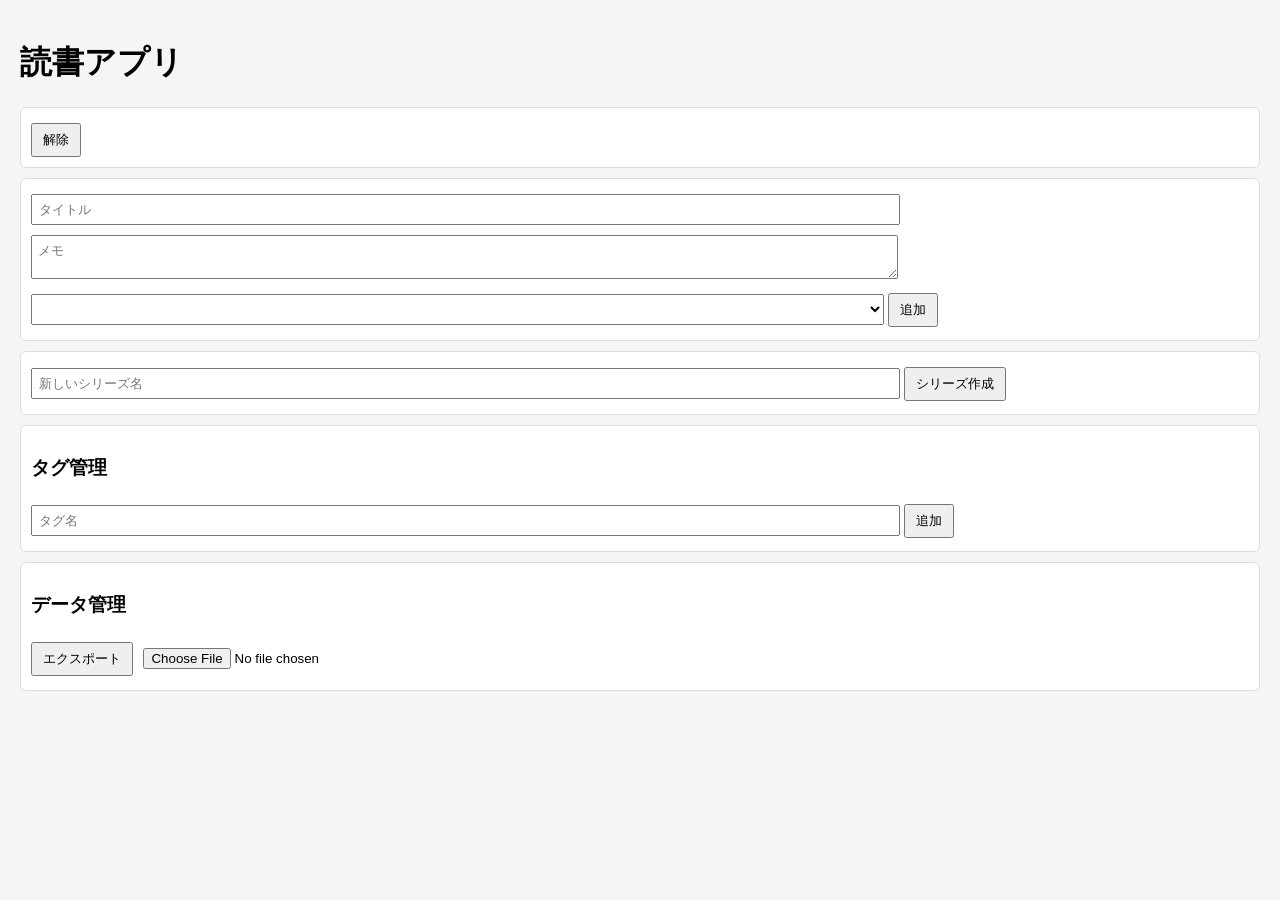
<file: index.html>
<!DOCTYPE html>
<html lang="ja">
<head>
<meta charset="UTF-8">
<title>読書ログ</title>
<style>
body{font-family:sans-serif;margin:0;padding:20px;background:#f5f5f5}
.card{background:#fff;border:1px solid #ddd;padding:10px;margin-bottom:10px;border-radius:6px}
input,textarea,select{width:70%;margin-top:5px;margin-bottom:5px;padding:6px}
button{padding:6px 10px;margin-top:5px}
.row{display:flex;gap:5px;flex-wrap:wrap}


.tag{
  padding:2px 6px;
  border-radius:999px;
  font-size:10px;
  cursor:pointer;
  border:1px solid transparent;
  transition: all 0.15s ease;
  user-select:none;
}

/* 未選択 */
.tag{
  background:#fff;
  color:#666;
  border-color:#ddd;
}

/* 選択中 */
.tag.on{
  color:#fff;
  border-color:transparent;
}

/* ホバー */
.tag:hover{
  transform:scale(1.05);
  opacity:0.9;
}

/* 押したとき */
.tag:active{
  transform:scale(0.95);
}
</style>
</head>
<body>

<h1>読書アプリ</h1>
<!--絞り込み-->
<div class="card">
	<div class="row" id="filter-tags"></div>
	<button onclick="clearFilter()">解除</button>
</div>

<!-- 本追加 -->
<div class="card">
  <input id="title" placeholder="タイトル">
  <textarea id="memo" placeholder="メモ"></textarea>
  <select id="seriesSelect"></select>
  <button onclick="addBook()">追加</button>
</div>

<!-- シリーズ追加 -->
<div class="card">
  <input id="newSeries" placeholder="新しいシリーズ名">
  <button onclick="addSeries()">シリーズ作成</button>
</div>

<div id="list"></div>

<!--個別ページエリア-->
<div id="detail" style="display:none"></div>

<!--タグ管理画面-->
<div class="card">
  <h3>タグ管理</h3>

  <div id="tag-list"></div>

  <input id="newTagName" placeholder="タグ名">
  <button onclick="addTagMaster()">追加</button>
</div>


<!--データエクスポート機能-->
<div class="card">
  <h3>データ管理</h3>
  <button onclick="exportData()">エクスポート</button>
  <input type="file" onchange="importData(event)">
</div>


<script>
//==最初の定義付け、初期値入力？==

let books = [];
let series = [];
let tagMaster = [
  {id:"t1", name:"小説", color:"#67b255"},
  {id:"t2", name:"漫画", color:"#ff9800"}
];
let filterMode = "OR";
let activeTags = [];
let currentBook = null;

// ===== 保存 =====
function saveData(){
  localStorage.setItem('readingAppData',
  JSON.stringify({books, series, tagMaster}));
}

function loadData(){
  try{
    const d = JSON.parse(localStorage.getItem('readingAppData'));
    if(!d) return;
    books = d.books || [];
    series = d.series || [];
    tagMaster = d.tagMaster || tagMaster;
  }catch(e){
    books = [];
    series = [];
    tagMaster = [];
  }
}
function scheduleSave(){
  saveData();
}

// ===== UI(render:描画) =====
function render(){

  renderSeriesSelect();
  renderFilterTags();
  renderTagManager();

  const filtered = books.filter(b=>{
    if(activeTags.length === 0) return true;
    return activeTags.some(tagId => (b.tags||[]).includes(tagId));
  });

  const el = document.getElementById('list');

  el.innerHTML = filtered.map(b=>`
    <div class="card" onclick="openDetail(${b.id})">
      <div>
        <b>${b.title}</b><br>
        <small>${b.status === "reading" ? "読書中" :
  b.status === "done" ? "読了" : "未読"}</small>
      </div>

      <div style="font-size:12px;color:#666">
        ${getSeriesName(b.seriesId)}
      </div>

      <div class="row">
        ${tagMaster.map(t=>{
          const on = (b.tags||[]).includes(t.id);
          if(!on) return '';

          return `
            <span class="tag"
              style="background:${t.color};color:#fff;">
              ${t.name}
            </span>
          `;
        }).join('')}
      </div>

    </div>
  `).join('');
}




//==タグ一覧の描画==
function renderTagManager(){
  const el = document.getElementById('tag-list');

  el.innerHTML = tagMaster.map(t=>`
    <div class="row">
      <span class="tag"
  style="
    background:${t.color};
    color:#fff;
    border:none;
  ">
  ${t.name}
</span>
      <button onclick="deleteTag('${t.id}')">削除</button>
    </div>
  `).join('');
}

//==タグ絞り込み==
function renderFilterTags(){
  const el = document.getElementById('filter-tags');

  el.innerHTML = tagMaster.map(t=>{
    const on = activeTags.includes(t.id);

    return `
  <span class="tag ${on?'on':''}"
    style="
      background:${on ? t.color : '#fff'};
      color:${on ? '#fff' : t.color};
      border:1px solid ${t.color};
    "
    onclick="toggleFilterTag('${t.id}')">
    ${t.name}
  </span>
`;
  }).join('');
}


// ===== 操作 =====
function addBook(){
  const title = document.getElementById('title').value.trim();
  const memo = document.getElementById('memo').value;
  const seriesId = document.getElementById('seriesSelect').value;

  if(!title) return;

  books.unshift({
    id: Date.now(),
    title,
    memo,
    tags: [],
    fav:false,
    seriesId: seriesId || null,
    status: "unread"
  });

  document.getElementById('title').value='';
  document.getElementById('memo').value='';

  scheduleSave();
  render();
}

function addSeries(){
  const name = document.getElementById('newSeries').value.trim();
  if(!name) return;
  series.push({
    id: 's'+Date.now(),
    name
  });

  document.getElementById('newSeries').value='';
  scheduleSave();
  render();
}

function changeSeries(id, seriesId){
  const b = books.find(x=>x.id===id);
  if(!b) return;
  b.seriesId = seriesId || null;
  scheduleSave();
}

function removeBook(id){
  books = books.filter(b=>b.id!==id);
  scheduleSave();
  render();
}

function updateMemo(id, val){
  const b = books.find(x=>x.id===id);
  if(!b) return;
  b.memo = val;
  scheduleSave();
}

function toggleFav(id){
  const b = books.find(x=>x.id===id);
  if(!b) return;
  b.fav = !b.fav;
  scheduleSave();
  render();
}

function toggleTag(id, tagId){
  const b = books.find(x=>x.id===id);
  if(!b) return;

  if(!b.tags) b.tags = [];

  if(b.tags.includes(tagId)){
    b.tags = b.tags.filter(t=>t!==tagId);
  }else{
    b.tags.push(tagId);
  }

  scheduleSave();
  render();
}

//==タグフィルター==

function toggleFilterTag(tagId){
  if(activeTags.includes(tagId)){
    activeTags = activeTags.filter(t=>t!==tagId);
  }else{
    activeTags.push(tagId);
  }

  render();
}

function clearFilter(){
  activeTags = [];
  render();
}

//タグ追加
function addTagMaster(){
  const name = document.getElementById('newTagName').value.trim();
  if(!name) return;

  tagMaster.push({
  id: 't'+Date.now(),
  name,
  color: "#67b255"
});

  document.getElementById('newTagName').value='';

  scheduleSave();
  render();
}



//タグ削除
function deleteTag(id){

  // タグ削除
  tagMaster = tagMaster.filter(t=>t.id !== id);

  // 本からも消す
  books.forEach(b=>{
    b.tags = (b.tags||[]).filter(t=>t !== id);
  });

  scheduleSave();
  render();
}


//エクスポート
function exportData(){
  const data = {
    books,
    series,
    tagMaster
  };

  const json = JSON.stringify(data, null, 2);

  const blob = new Blob([json], {type:"application/json"});
  const url = URL.createObjectURL(blob);

  const a = document.createElement("a");
  a.href = url;
  a.download = "reading-app-backup.json";
  a.click();

  URL.revokeObjectURL(url);
}

//インポート
function importData(e){
  const file = e.target.files[0];
  if(!file) return;

  const reader = new FileReader();

  reader.onload = function(){
    try{
      const data = JSON.parse(reader.result);

      books = data.books || [];
      series = data.series || [];
      tagMaster = data.tagMaster || [];

      scheduleSave();
      render();

      alert("復元完了！");
    }catch(err){
      alert("読み込み失敗");
    }
  };

  reader.readAsText(file);
}


//個別ページ詳細
function openDetail(id){
  const b = books.find(x=>x.id===id);
  if(!b) return;

  currentBook = JSON.parse(JSON.stringify(b)); // コピー

  document.getElementById('list').style.display = 'none';
  document.getElementById('detail').style.display = 'block';

  document.getElementById('detail').innerHTML = `
    <div class="card">

      <button onclick="closeDetail()">← 戻る</button>

      <h2>${currentBook.title}</h2>

      <!-- ステータス -->
      <select id="status">
        <option value="unread">未読</option>
        <option value="reading">読書中</option>
        <option value="done">読了</option>
      </select>

      <!-- タグ -->
      <div class="row">
        ${tagMaster.map(t=>{
          const on = (currentBook.tags||[]).includes(t.id);

          return `
            <span class="tag ${on?'on':''}"
              style="background:${on ? t.color : '#fff'};
                     color:${on ? '#fff' : t.color};
                     border:1px solid ${t.color};"
              onclick="toggleDetailTag('${t.id}')">
              ${t.name}
            </span>
          `;
        }).join('')}
      </div>

      <!-- メモ -->
      <textarea id="detailMemo">${currentBook.memo||''}</textarea>

      <!-- シリーズ -->
      <select id="detailSeries">
        <option value="">シリーズなし</option>
        ${series.map(s=>`
          <option value="${s.id}">
            ${s.name}
          </option>
        `).join('')}
      </select>

      <!-- お気に入り -->
      <button onclick="toggleDetailFav()">
        ${currentBook.fav?'★お気に入り':'☆お気に入り'}
      </button>

      <br><br>

      <button onclick="saveDetail()">保存</button>
      <button onclick="deleteDetail()">削除</button>

    </div>
  `;

  // 初期値セット
  document.getElementById('status').value = currentBook.status || "unread";
  document.getElementById('detailSeries').value = currentBook.seriesId || "";
}


//一覧に戻る
function closeDetail(){
  document.getElementById('list').style.display = 'block';
  document.getElementById('detail').style.display = 'none';
}


//タグ（詳細）
function toggleDetailTag(tagId){
  if(!currentBook.tags) currentBook.tags = [];

  if(currentBook.tags.includes(tagId)){
    currentBook.tags = currentBook.tags.filter(t=>t!==tagId);
  }else{
    currentBook.tags.push(tagId);
  }

  openDetail(currentBook.id); // 再描画
}

//お気に入り（詳細）
function toggleDetailFav(){
  currentBook.fav = !currentBook.fav;
  openDetail(currentBook.id);
}


//保存（詳細）
function saveDetail(){
  const b = books.find(x=>x.id===currentBook.id);
  if(!b) return;

  b.memo = document.getElementById('detailMemo').value;
  b.seriesId = document.getElementById('detailSeries').value || null;
  b.status = document.getElementById('status').value;
  b.tags = currentBook.tags;
  b.fav = currentBook.fav;

  scheduleSave();
  closeDetail();
  render();
}


//削除（詳細）
function deleteDetail(){
  if(!confirm("削除する？")) return;

  books = books.filter(b=>b.id!==currentBook.id);

  scheduleSave();
  closeDetail();
  render();
}



// ===== 起動 =====
function init(){
  loadData();
  render();
}

init();

</script>
</body>
</html>
</file>
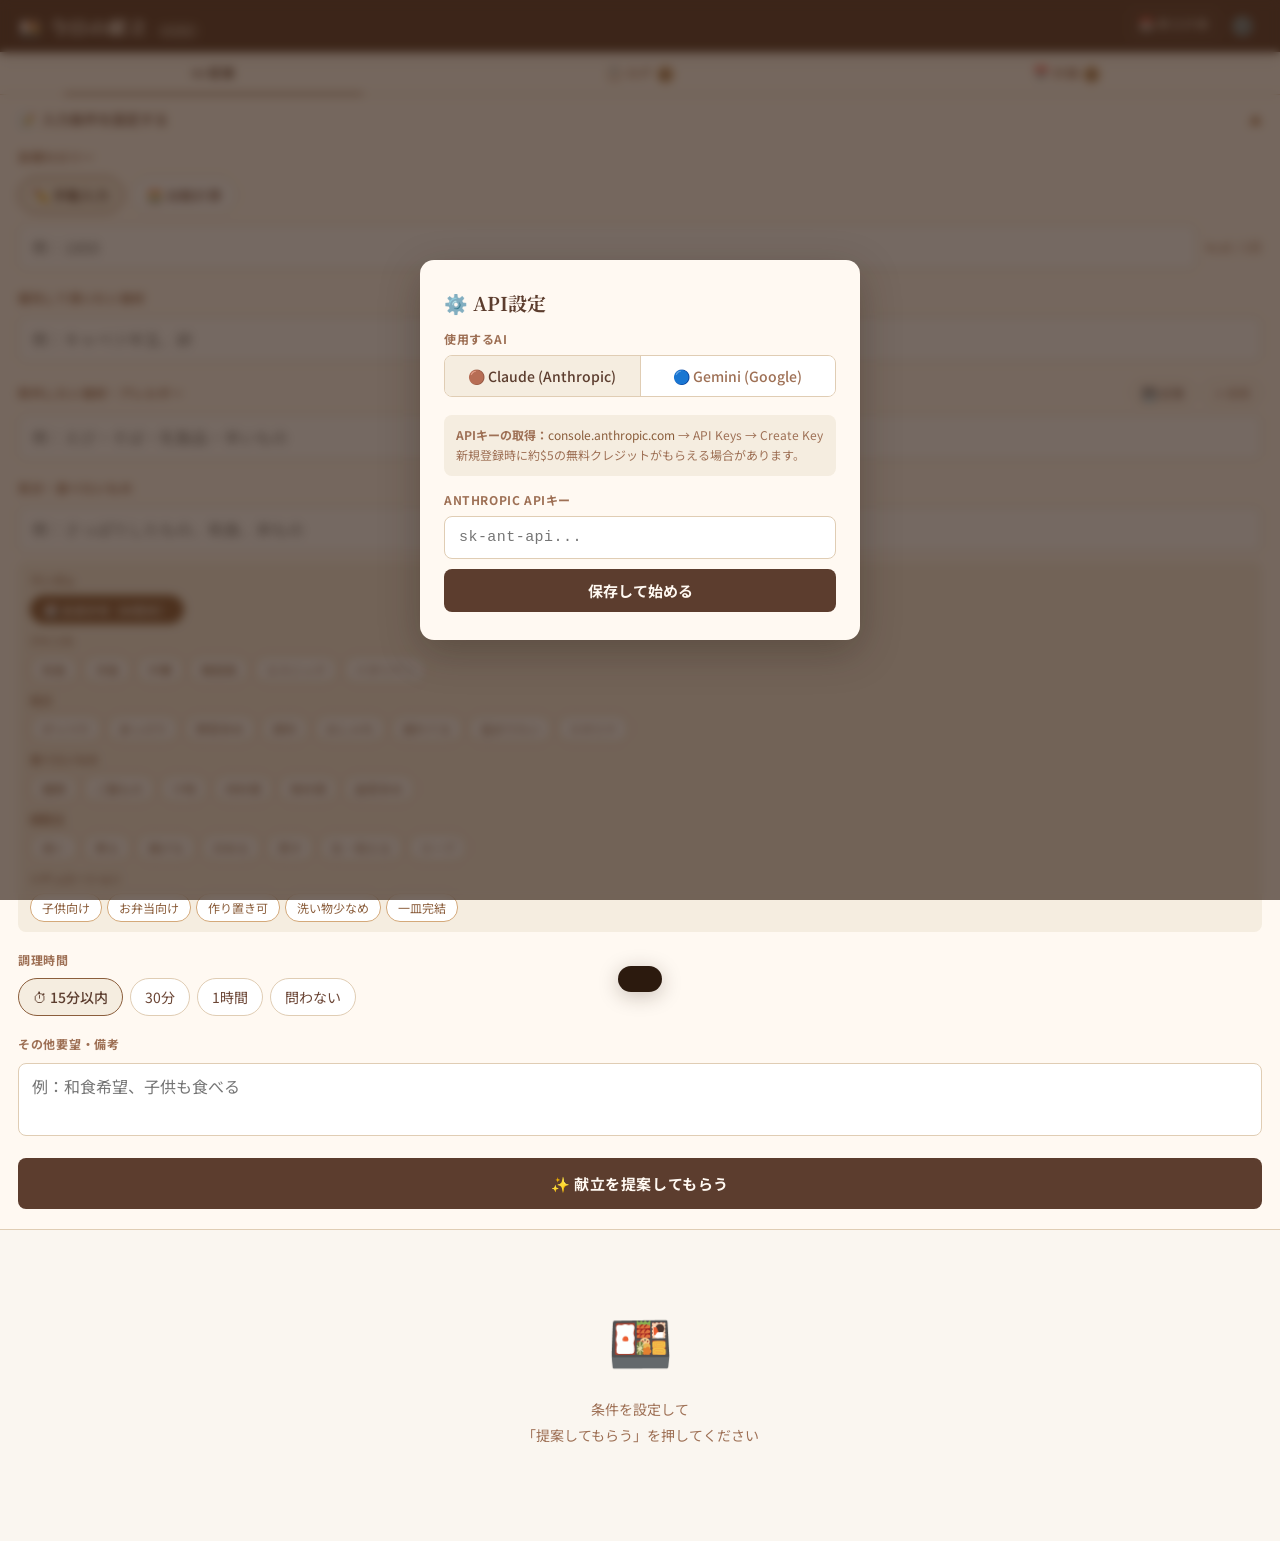
<file: menu/index.html>
<!DOCTYPE html>
<html lang="ja">
<head>
<meta charset="UTF-8">
<meta name="viewport" content="width=device-width, initial-scale=1.0, viewport-fit=cover">
<meta name="mobile-web-app-capable" content="yes">
<meta name="apple-mobile-web-app-capable" content="yes">
<meta name="apple-mobile-web-app-status-bar-style" content="default">
<title>今日の献立 🍱</title>
<link rel="preconnect" href="https://fonts.googleapis.com">
<link href="https://fonts.googleapis.com/css2?family=Noto+Serif+JP:wght@400;500;600;700&family=Noto+Sans+JP:wght@400;500;700&display=swap" rel="stylesheet">
<style>
:root{
  --bg:#faf6f0;--card:#fff9f2;--border:#e0cdb4;
  --br1:#2c1a0e;--br2:#5c3d2e;--br3:#8b5e3c;--br4:#b07d54;--br5:#d4a97a;--br6:#e8d5b7;
  --cream:#f5ede0;--acc:#b5451b;--accl:#e07a5f;--grn:#4a7a55;--grnl:#d4edda;
  --txt:#2c1a0e;--txm:#6b4535;--txl:#9e7055;--shd:rgba(44,26,14,0.10);
  --r:14px;--rs:8px;
  --serif:'Noto Serif JP',serif;--sans:'Noto Sans JP',sans-serif;
}
*,*::before,*::after{box-sizing:border-box;margin:0;padding:0;-webkit-tap-highlight-color:transparent}
body{font-family:var(--sans);font-size:16px;line-height:1.6;background:var(--bg);color:var(--txt);min-height:100svh;overflow-x:hidden}
button{font-family:var(--sans);cursor:pointer}
input,textarea,select{font-family:var(--sans);font-size:16px}
textarea{resize:none}

/* ===== MODAL ===== */
.modal-overlay{position:fixed;inset:0;z-index:9999;background:rgba(44,26,14,.65);display:flex;align-items:center;justify-content:center;padding:20px;backdrop-filter:blur(5px);-webkit-backdrop-filter:blur(5px);animation:fadeIn .2s ease}
.modal-overlay.hidden{display:none}
.modal-box{background:var(--card);border-radius:var(--r);padding:28px 24px;width:100%;max-width:440px;box-shadow:0 12px 40px rgba(44,26,14,.3);animation:slideUp .25s ease}
.modal-box h2{font-family:var(--serif);font-size:19px;color:var(--br2);margin-bottom:10px}
.modal-box p{font-size:13px;color:var(--txl);line-height:1.75;margin-bottom:16px}
.modal-input{width:100%;padding:12px 14px;border:1.5px solid var(--border);border-radius:var(--rs);background:#fff;color:var(--txt);font-family:monospace;font-size:15px;letter-spacing:.03em;outline:none;margin-bottom:10px;transition:border-color .2s}
.modal-input:focus{border-color:var(--br4)}
.provider-tabs{display:flex;gap:0;border:1.5px solid var(--border);border-radius:var(--rs);overflow:hidden;margin-bottom:18px}
.provider-tab{flex:1;padding:10px 8px;font-size:14px;font-weight:500;background:#fff;border:none;color:var(--txl);transition:all .18s;display:flex;align-items:center;justify-content:center;gap:5px}
.provider-tab.active{background:var(--cream);color:var(--br2)}
.provider-tab:first-child{border-right:1.5px solid var(--border)}
.provider-hint{font-size:12px;color:var(--txl);margin-bottom:14px;line-height:1.7;padding:10px 12px;background:var(--cream);border-radius:var(--rs)}
.provider-hint a{color:var(--br3);text-decoration:none}
.modal-section-label{font-size:12px;font-weight:700;color:var(--txl);letter-spacing:.05em;text-transform:uppercase;margin-bottom:7px}

/* ===== HEADER ===== */
.app-header{background:var(--br2);color:#fff9f2;padding:0 18px;padding-top:env(safe-area-inset-top);height:calc(52px + env(safe-area-inset-top));display:flex;align-items:flex-end;justify-content:space-between;padding-bottom:12px;position:sticky;top:0;z-index:200;box-shadow:0 2px 14px rgba(44,26,14,.18)}
.header-left{display:flex;align-items:baseline;gap:8px}
.header-title{font-family:var(--serif);font-size:19px;font-weight:700;letter-spacing:.04em;line-height:1}
.provider-badge{font-size:10px;font-weight:600;padding:2px 7px;border-radius:10px;letter-spacing:.04em;line-height:1.4}
.provider-badge.anthropic{background:rgba(255,249,242,.18);color:rgba(255,249,242,.85)}
.provider-badge.gemini{background:rgba(100,180,255,.22);color:rgba(200,235,255,.95)}
.provider-badge.none{background:rgba(255,249,242,.1);color:rgba(255,249,242,.45)}
.icon-btn{background:none;border:none;color:rgba(255,249,242,.75);font-size:20px;padding:4px 7px;border-radius:6px;transition:all .15s;line-height:1}
.icon-btn:hover{color:#fff9f2;background:rgba(255,249,242,.12)}

/* ===== TABS ===== */
.tab-nav{display:flex;background:var(--card);border-bottom:1.5px solid var(--border);position:sticky;top:calc(52px + env(safe-area-inset-top));z-index:190}
.tab-btn{flex:1;background:none;border:none;padding:11px 6px;font-size:13px;font-weight:500;color:var(--txl);position:relative;transition:color .2s;letter-spacing:.02em}
.tab-btn.active{color:var(--br2)}
.tab-btn.active::after{content:'';position:absolute;bottom:-1.5px;left:15%;right:15%;height:2.5px;background:var(--br3);border-radius:2px}
.tab-badge{display:inline-flex;align-items:center;justify-content:center;background:var(--br5);color:var(--br1);font-size:10px;font-weight:700;min-width:17px;height:17px;border-radius:10px;padding:0 4px;margin-left:4px;vertical-align:middle}

/* ===== PAGE ===== */
.page{display:none}.page.active{display:block}

/* ===== INPUT PANEL ===== */
.input-panel{background:var(--card);border-bottom:1.5px solid var(--border)}
.input-toggle{display:flex;align-items:center;justify-content:space-between;padding:13px 18px;cursor:pointer;user-select:none;transition:background .15s}
.input-toggle:active{background:var(--cream)}
.input-toggle-label{font-size:14px;font-weight:500;color:var(--txm);display:flex;align-items:center;gap:7px}
.toggle-icon{color:var(--br4);font-size:13px;transition:transform .3s cubic-bezier(.4,0,.2,1)}
.toggle-icon.open{transform:rotate(180deg)}
.input-form{padding:4px 18px 20px;display:none}
.input-form.open{display:block}
.form-group{margin-bottom:18px}
.form-label{display:block;font-size:12px;font-weight:700;color:var(--txl);letter-spacing:.06em;text-transform:uppercase;margin-bottom:9px}
.pill-group{display:flex;flex-wrap:wrap;gap:7px}
.pill-item{position:relative}
.pill-item input[type=radio]{position:absolute;opacity:0;width:0}
.pill-item label{display:inline-flex;align-items:center;padding:7px 14px;border-radius:22px;border:1.5px solid var(--border);background:#fff;color:var(--txm);font-size:14px;cursor:pointer;transition:all .18s;user-select:none}
.pill-item input:checked+label{border-color:var(--br3);background:var(--cream);color:var(--br2);font-weight:500}
.auto-fields{display:none;flex-wrap:wrap;gap:8px;margin-top:11px}
.auto-fields.show{display:flex}
.auto-fields input,.auto-fields select{flex:1;min-width:90px;padding:9px 11px;border:1.5px solid var(--border);border-radius:var(--rs);background:#fff;color:var(--txt);outline:none;transition:border-color .2s}
.auto-fields input:focus,.auto-fields select:focus{border-color:var(--br4)}
.cal-result{width:100%;font-size:13px;color:var(--grn);font-weight:500;padding:2px 0}
/* テンプレボタン */
.template-area{margin-top:10px;padding:10px 12px;background:var(--cream);border-radius:var(--rs)}
.template-cat{margin-bottom:8px}
.template-cat:last-child{margin-bottom:0}
.template-cat-label{font-size:11px;font-weight:700;color:var(--txl);letter-spacing:.04em;margin-bottom:5px}
.template-pills{display:flex;flex-wrap:wrap;gap:5px}
.template-pill{font-size:12px;padding:5px 11px;border-radius:14px;border:1.5px solid var(--br5);background:#fff;color:var(--br3);cursor:pointer;transition:all .15s;white-space:nowrap}
.template-pill:hover{background:var(--br6)}
.template-pill.used{background:var(--br3);color:#fff;border-color:var(--br3)}
.omakase-btn{font-size:12px;padding:5px 13px;border-radius:14px;border:1.5px solid var(--br3);background:var(--br3);color:#fff;cursor:pointer;transition:all .15s;white-space:nowrap;font-weight:600}
.omakase-btn:hover{background:var(--br2);border-color:var(--br2)}
.omakase-btn.active{background:var(--br1);border-color:var(--br1)}
.cal-manual-row{display:flex;align-items:center;gap:9px;margin-top:10px}
.cal-manual-row input{flex:1;padding:10px 13px;border:1.5px solid var(--border);border-radius:var(--rs);background:#fff;color:var(--txt);outline:none;font-family:var(--sans);transition:border-color .2s}
.cal-manual-row input:focus{border-color:var(--br4)}
.cal-manual-row span{font-size:13px;color:var(--txl);white-space:nowrap}
.text-input,.textarea-input{width:100%;padding:10px 13px;border:1.5px solid var(--border);border-radius:var(--rs);background:#fff;color:var(--txt);outline:none;transition:border-color .2s}
.text-input:focus,.textarea-input:focus{border-color:var(--br4)}
.textarea-input{line-height:1.6}
.suggest-btn{width:100%;padding:15px;background:var(--br2);color:#fff9f2;border:none;border-radius:var(--rs);font-size:15px;font-weight:700;letter-spacing:.04em;transition:all .2s;margin-top:6px}
.suggest-btn:active{transform:scale(.98);background:var(--br3)}
.suggest-btn:disabled{opacity:.5;transform:none;cursor:not-allowed}

/* 在庫エリア */
.inventory-scroll{max-height:110px;overflow-y:auto}

/* ===== RESULT ===== */
.result-area{padding:16px}
.empty-state{text-align:center;padding:52px 20px;color:var(--txl)}
.empty-state .eico{font-size:52px;margin-bottom:14px}
.empty-state p{font-size:14px;line-height:1.9}
.loading-wrap{background:var(--card);border-radius:var(--r);border:1.5px solid var(--border);padding:32px 20px;text-align:center}
.spinner{width:30px;height:30px;border:3px solid var(--border);border-top-color:var(--br4);border-radius:50%;animation:spin .75s linear infinite;margin:0 auto 14px}
@keyframes spin{to{transform:rotate(360deg)}}
.loading-text{font-size:14px;color:var(--txl)}
.error-box{background:#fdf0ed;border:1.5px solid var(--accl);border-radius:var(--r);padding:16px;font-size:13px;line-height:1.75;color:var(--acc);margin-bottom:12px}

/* ===== MEAL CARD ===== */
.meal-card{background:var(--card);border-radius:var(--r);border:1.5px solid var(--border);margin-bottom:12px;overflow:hidden;box-shadow:0 2px 10px var(--shd);animation:slideUp .3s ease both}
.meal-card:nth-child(1){animation-delay:.00s}.meal-card:nth-child(2){animation-delay:.06s}
.meal-card:nth-child(3){animation-delay:.12s}.meal-card:nth-child(4){animation-delay:.18s}
.meal-card:nth-child(5){animation-delay:.24s}
.meal-head{display:flex;align-items:center;padding:14px 16px;cursor:pointer;gap:10px;transition:background .15s}
.meal-head:active{background:var(--cream)}
.meal-title{font-family:var(--serif);font-size:16px;font-weight:700;color:var(--br2);flex:1;line-height:1.4}
.meal-badges{display:flex;gap:5px;align-items:center;flex-shrink:0}
.badge{font-size:11px;padding:2px 8px;border-radius:12px;background:var(--cream);color:var(--txl);white-space:nowrap}
.badge.cat{background:var(--br6);color:var(--br2)}
.chevron{color:var(--br4);font-size:13px;transition:transform .3s cubic-bezier(.4,0,.2,1);flex-shrink:0}
.chevron.open{transform:rotate(180deg)}
.meal-body{max-height:0;overflow:hidden;transition:max-height .4s cubic-bezier(.4,0,.2,1)}
.meal-body.open{max-height:1400px}
.meal-inner{padding:0 16px 16px;border-top:1px solid var(--border)}
.meal-cook{font-size:12px;color:var(--txl);margin-top:10px}
.meal-desc{font-size:14px;color:var(--txm);line-height:1.85;margin:12px 0 14px}
.sec-title{font-size:11px;font-weight:700;color:var(--txl);letter-spacing:.07em;text-transform:uppercase;margin-bottom:8px}
.chips{display:flex;flex-wrap:wrap;gap:6px;margin-bottom:14px}
.chip{font-size:12px;padding:4px 10px;background:var(--cream);border-radius:16px;color:var(--txm)}
.steps-list{margin-bottom:14px}
.step-row{display:flex;gap:11px;margin-bottom:9px;font-size:13px;line-height:1.75;color:var(--txm)}
.step-num{flex-shrink:0;width:21px;height:21px;background:var(--br4);color:#fff;border-radius:50%;display:flex;align-items:center;justify-content:center;font-size:11px;font-weight:700;margin-top:1px}
.save-btn{width:100%;padding:11px;border-radius:var(--rs);border:1.5px solid var(--br5);background:transparent;color:var(--br3);font-size:14px;font-weight:500;transition:all .2s}
.save-btn:hover{background:var(--cream)}
.save-btn.saved{background:#f0faf2;border-color:var(--grn);color:var(--grn);cursor:default}

/* ===== LOG PAGE ===== */
.log-toolbar{display:flex;align-items:center;justify-content:space-between;flex-wrap:wrap;gap:10px;padding:13px 16px;background:var(--card);border-bottom:1.5px solid var(--border)}
.log-count{font-size:13px;color:var(--txl);flex-shrink:0}
.toolbar-btns{display:flex;gap:7px;flex-wrap:wrap}
.toolbar-btn{padding:7px 13px;font-size:13px;border-radius:20px;border:1.5px solid var(--border);background:#fff;color:var(--txm);transition:all .18s;white-space:nowrap}
.toolbar-btn:hover{background:var(--cream)}
.toolbar-btn.danger{color:var(--acc);border-color:var(--accl)}
.toolbar-btn.danger:hover{background:#fdf0ed}
.search-bar{display:flex;align-items:center;gap:8px;padding:10px 16px;background:var(--card);border-bottom:1.5px solid var(--border)}
.search-wrap{flex:1;position:relative}
.search-input{width:100%;padding:9px 36px 9px 13px;border:1.5px solid var(--border);border-radius:22px;background:#fff;color:var(--txt);font-size:15px;outline:none;transition:border-color .2s;font-family:var(--sans)}
.search-input:focus{border-color:var(--br4)}
.search-clear{position:absolute;right:10px;top:50%;transform:translateY(-50%);background:none;border:none;color:var(--br5);font-size:17px;line-height:1;padding:2px;cursor:pointer;display:none}
.search-clear.show{display:block}
.search-hit{font-size:12px;color:var(--txl);white-space:nowrap;flex-shrink:0}
mark{background:#ffe08a;color:var(--br1);border-radius:2px;padding:0 1px}
.log-list{padding:14px 16px}
.log-empty{text-align:center;padding:52px 20px;color:var(--txl)}
.log-empty .eico{font-size:42px;margin-bottom:12px}
.log-empty p{font-size:14px;line-height:1.9}
.log-item{background:var(--card);border-radius:var(--r);border:1.5px solid var(--border);padding:13px 15px;margin-bottom:10px;display:flex;align-items:flex-start;gap:12px;box-shadow:0 1px 5px var(--shd);animation:slideUp .25s ease both}
.log-info{flex:1;min-width:0}
.log-name{font-family:var(--serif);font-size:15px;font-weight:700;color:var(--br2);margin-bottom:5px;white-space:nowrap;overflow:hidden;text-overflow:ellipsis}
.log-meta{display:flex;gap:8px;flex-wrap:wrap;font-size:12px;color:var(--txl)}
.log-del{flex-shrink:0;background:none;border:none;font-size:19px;color:var(--br5);padding:3px 5px;border-radius:5px;transition:color .2s;line-height:1}
.log-del:hover{color:var(--acc)}
.log-preview{font-size:12px;color:var(--txl);margin-top:5px;line-height:1.6}
.log-del-btn{width:100%;padding:10px;border-radius:var(--rs);border:1.5px solid var(--accl);background:transparent;color:var(--acc);font-size:13px;font-weight:500;transition:all .2s;margin-top:4px}
.log-del-btn:hover{background:#fdf0ed}
.log-del-btn.locked{border-color:var(--border);color:var(--txl);cursor:default}
.log-del-btn.locked:hover{background:transparent}
.fav-btn{background:none;border:none;font-size:20px;line-height:1;padding:2px 4px;cursor:pointer;flex-shrink:0;transition:transform .15s}
.fav-btn:active{transform:scale(1.3)}
.fav-filter-btn{padding:7px 13px;font-size:13px;border-radius:20px;border:1.5px solid var(--border);background:#fff;color:var(--txl);cursor:pointer;white-space:nowrap;transition:all .18s;flex-shrink:0}
.fav-filter-btn.active{border-color:#e8a000;background:#fff8e6;color:#8a5e00;font-weight:500}
/* made count */
.made-badge{display:inline-flex;align-items:center;gap:3px;font-size:11px;padding:2px 7px;border-radius:10px;background:#f0f7ff;color:#2a6496;border:1px solid #c8e0f5;white-space:nowrap}
.card-actions{display:flex;flex-direction:column;gap:7px;margin-top:12px}
.action-row{display:flex;gap:7px}
.action-btn-sm{flex:1;padding:9px 6px;border-radius:var(--rs);font-size:13px;font-weight:500;border:1.5px solid var(--border);background:#fff;color:var(--txm);transition:all .18s;cursor:pointer}
.action-btn-sm:hover{background:var(--cream)}
.action-btn-sm.made{border-color:#6aacde;color:#2a6496;background:#f0f7ff}
.action-btn-sm.made:hover{background:#d9ecf8}
.action-btn-sm.regen{border-color:var(--br5);color:var(--br3)}
.action-btn-sm.regen:hover{background:var(--cream)}
.action-btn-sm.similar{border-color:var(--br3);color:var(--br2);background:var(--cream)}
.action-btn-sm.similar:hover{background:var(--br6)}
/* save modal */
.save-modal-overlay{position:fixed;inset:0;z-index:9998;background:rgba(44,26,14,.55);display:flex;align-items:flex-end;justify-content:center;padding-bottom:env(safe-area-inset-bottom);backdrop-filter:blur(3px);animation:fadeIn .2s ease}
.save-modal-overlay.hidden{display:none}
.save-modal-box{background:var(--card);border-radius:var(--r) var(--r) 0 0;padding:24px 20px;width:100%;max-width:480px;box-shadow:0 -4px 24px rgba(44,26,14,.18);animation:slideUp .25s ease}
.save-modal-box h3{font-family:var(--serif);font-size:17px;color:var(--br2);margin-bottom:6px}
.save-modal-box p{font-size:13px;color:var(--txl);margin-bottom:18px;line-height:1.7}
.save-modal-meal-name{font-weight:700;color:var(--br2)}
.save-modal-btns{display:flex;flex-direction:column;gap:9px}
.save-modal-btn{width:100%;padding:13px;border-radius:var(--rs);font-size:14px;font-weight:700;border:none;cursor:pointer;transition:all .18s}
.save-modal-btn.overwrite{background:var(--br2);color:#fff9f2}
.save-modal-btn.overwrite:hover{background:var(--br3)}
.save-modal-btn.newlog{background:var(--cream);color:var(--br2);border:1.5px solid var(--br5)}
.save-modal-btn.newlog:hover{background:var(--br6)}
.save-modal-btn.cancel{background:transparent;color:var(--txl);border:1.5px solid var(--border)}
.save-modal-btn.cancel:hover{background:var(--cream)}

/* ===== PLAN PAGE ===== */
.plan-section{padding:16px;border-bottom:1.5px solid var(--border)}
.plan-section-title{font-family:var(--serif);font-size:15px;font-weight:700;color:var(--br2);margin-bottom:12px;display:flex;align-items:center;gap:7px}

/* 選択UI */
.plan-search-bar{display:flex;align-items:center;gap:8px;margin-bottom:12px}
.plan-log-list{display:flex;flex-direction:column;gap:7px;max-height:280px;overflow-y:auto;padding-right:2px}
.plan-log-item{display:flex;align-items:center;gap:10px;padding:10px 13px;background:var(--card);border:1.5px solid var(--border);border-radius:var(--rs);cursor:pointer;transition:all .18s;user-select:none}
.plan-log-item:hover{background:var(--cream)}
.plan-log-item.selected{border-color:var(--br3);background:var(--cream)}
.plan-log-check{width:20px;height:20px;border-radius:50%;border:2px solid var(--br5);background:#fff;display:flex;align-items:center;justify-content:center;flex-shrink:0;font-size:11px;transition:all .18s;color:transparent}
.plan-log-item.selected .plan-log-check{background:var(--br3);border-color:var(--br3);color:#fff}
.plan-log-name{font-family:var(--serif);font-size:14px;font-weight:600;color:var(--br2);flex:1;min-width:0;white-space:nowrap;overflow:hidden;text-overflow:ellipsis}
.plan-log-meta{font-size:11px;color:var(--txl)}

/* 選択済みチップ */
.plan-selected-area{min-height:44px;display:flex;flex-wrap:wrap;gap:7px;align-items:flex-start}
.plan-chip{display:inline-flex;align-items:center;gap:5px;padding:6px 12px;background:var(--br6);border-radius:20px;font-size:13px;font-weight:500;color:var(--br2);animation:slideUp .2s ease}
.plan-chip-del{background:none;border:none;color:var(--br4);font-size:15px;line-height:1;padding:0;cursor:pointer;transition:color .15s}
.plan-chip-del:hover{color:var(--acc)}

/* 集約材料 */
.ingr-grid{display:flex;flex-wrap:wrap;gap:6px}
.ingr-chip{font-size:13px;padding:5px 12px;background:var(--grnl);border-radius:16px;color:var(--grn);font-weight:500}
.ingr-empty{font-size:13px;color:var(--txl)}

/* 送るボタン */
.plan-send-btn{width:100%;padding:15px;background:var(--grn);color:#fff;border:none;border-radius:var(--rs);font-size:15px;font-weight:700;letter-spacing:.04em;transition:all .2s}
.plan-send-btn:active{transform:scale(.98);opacity:.85}
.plan-send-btn:disabled{opacity:.4;cursor:not-allowed;transform:none}
.plan-status{font-size:12px;color:var(--txl);text-align:center;margin-top:10px;min-height:18px}
.plan-status.ok{color:var(--grn);font-weight:500}

/* ===== TOAST ===== */
.toast{position:fixed;bottom:calc(28px + env(safe-area-inset-bottom));left:50%;transform:translateX(-50%) translateY(120px);background:var(--br1);color:#fff9f2;padding:13px 22px;border-radius:16px;font-size:14px;font-weight:500;z-index:9000;white-space:pre-wrap;word-break:break-all;max-width:92vw;text-align:center;box-shadow:0 4px 20px rgba(44,26,14,.25);transition:transform .32s cubic-bezier(.4,0,.2,1);pointer-events:none;line-height:1.6}
.toast.visible{transform:translateX(-50%) translateY(0)}
.toast.error{background:var(--acc)}
.toast.success{background:var(--grn)}

.btn-primary{display:inline-flex;align-items:center;justify-content:center;padding:11px 22px;background:var(--br2);color:#fff9f2;border:none;border-radius:var(--rs);font-size:15px;font-weight:700;transition:background .2s;width:100%}
.btn-primary:hover{background:var(--br3)}

@keyframes fadeIn{from{opacity:0}to{opacity:1}}
@keyframes slideUp{from{opacity:0;transform:translateY(12px)}to{opacity:1;transform:translateY(0)}}
.bottom-space{height:calc(24px + env(safe-area-inset-bottom))}
::-webkit-scrollbar{width:4px}::-webkit-scrollbar-track{background:transparent}::-webkit-scrollbar-thumb{background:var(--br6);border-radius:4px}
</style>
</head>
<body>

<!-- ===== API KEY MODAL ===== -->
<div class="modal-overlay hidden" id="apiModal">
  <div class="modal-box">
    <h2>⚙️ API設定</h2>
    <div class="modal-section-label">使用するAI</div>
    <div class="provider-tabs">
      <button class="provider-tab active" id="ptab-anthropic" onclick="selectProvider('anthropic')">🟤 Claude (Anthropic)</button>
      <button class="provider-tab" id="ptab-gemini" onclick="selectProvider('gemini')">🔵 Gemini (Google)</button>
    </div>
    <div id="panel-anthropic">
      <div class="provider-hint"><b>APIキーの取得：</b><a href="https://console.anthropic.com" target="_blank">console.anthropic.com</a> → API Keys → Create Key<br>新規登録時に約$5の無料クレジットがもらえる場合があります。</div>
      <div class="modal-section-label">Anthropic APIキー</div>
      <input type="password" class="modal-input" id="keyInputAnthropic" placeholder="sk-ant-api..." autocomplete="off" spellcheck="false">
    </div>
    <div id="panel-gemini" style="display:none">
      <div class="provider-hint"><b>APIキーの取得：</b><a href="https://aistudio.google.com/apikey" target="_blank">aistudio.google.com/apikey</a> → Create API key in <b>new project</b><br>無料枠対象：Gemini 3.1 Flash-Lite / 2.5 Flash など</div>
      <div class="modal-section-label">Gemini APIキー</div>
      <input type="password" class="modal-input" id="keyInputGemini" placeholder="AIza..." autocomplete="off" spellcheck="false">
      <div class="modal-section-label" style="margin-top:4px">使用モデル</div>
      <select class="modal-input" id="geminiModel" style="font-family:var(--sans);margin-bottom:14px">
        <option value="gemini-3.1-flash-lite">Gemini 3.1 Flash-Lite（推奨・無料枠・高速）</option>
        <option value="gemini-2.5-flash">Gemini 2.5 Flash（無料枠あり）</option>
        <option value="gemini-2.5-flash-lite">Gemini 2.5 Flash-Lite（無料枠あり・軽量）</option>
      </select>
    </div>
    <button class="btn-primary" onclick="saveSettings()">保存して始める</button>
  </div>
</div>

<!-- ===== HEADER ===== -->
<header class="app-header">
  <div class="header-left">
    <div class="header-title">🍱 今日の献立</div>
    <span class="provider-badge none" id="providerBadge">未設定</span>
  </div>
  <div style="display:flex;align-items:center;gap:4px">
    <a href="../mealplan.html" style="color:rgba(255,249,242,.75);font-size:13px;text-decoration:none;padding:4px 9px;border-radius:6px;border:1px solid rgba(255,249,242,.25);transition:all .15s;white-space:nowrap" onmouseover="this.style.background='rgba(255,249,242,.12)'" onmouseout="this.style.background=''" >📅 献立計画</a>
    <button class="icon-btn" onclick="openSettings()" title="API設定">⚙️</button>
  </div>
</header>

<!-- ===== TABS ===== -->
<nav class="tab-nav">
  <button class="tab-btn active" id="tab-suggest" onclick="switchTab('suggest')">🍽 提案</button>
  <button class="tab-btn" id="tab-log" onclick="switchTab('log')">📋 ログ<span class="tab-badge" id="logBadge">0</span></button>
  <button class="tab-btn" id="tab-plan" onclick="switchTab('plan')">📅 計画<span class="tab-badge" id="planBadge">0</span></button>
</nav>

<!-- ===== 提案ページ ===== -->
<div class="page active" id="page-suggest">
  <div class="input-panel">
    <div class="input-toggle" onclick="toggleForm()">
      <div class="input-toggle-label"><span>📝</span><span>入力条件を設定する</span></div>
      <span class="toggle-icon" id="toggleIcon">▼</span>
    </div>
    <div class="input-form" id="inputForm">

      <div class="form-group">
        <label class="form-label">目標カロリー</label>
        <div class="pill-group">
          <div class="pill-item"><input type="radio" name="calMode" id="calManual" value="manual" checked onchange="onCalModeChange()"><label for="calManual">✏️ 手動入力</label></div>
          <div class="pill-item"><input type="radio" name="calMode" id="calAuto" value="auto" onchange="onCalModeChange()"><label for="calAuto">🧮 自動計算</label></div>
        </div>
        <div id="calManualArea">
          <div class="cal-manual-row">
            <input type="number" id="manualCal" placeholder="例：1800" min="500" max="6000">
            <span>kcal / 1日</span>
          </div>
        </div>
        <div class="auto-fields" id="calAutoArea">
          <input type="number" id="weight" placeholder="体重 (kg)" min="30" max="250">
          <input type="number" id="height" placeholder="身長 (cm)" min="100" max="250">
          <select id="activity">
            <option value="1.2">ほぼ座り仕事</option>
            <option value="1.375">軽い運動あり</option>
            <option value="1.55" selected>適度な運動</option>
            <option value="1.725">活発に運動</option>
            <option value="1.9">激しい運動</option>
          </select>
          <div class="cal-result" id="calResult"></div>
        </div>
      </div>

      <!-- 在庫食材エリア -->
      <div class="form-group" id="inventoryGroup" style="display:none">
        <div style="display:flex;align-items:center;gap:8px;margin-bottom:9px;flex-wrap:wrap">
          <span class="form-label" style="margin-bottom:0">現在の在庫食材</span>
          <span id="inventoryUpdatedAt" style="font-size:11px;color:var(--txl);flex:1"></span>
          <button onclick="refreshInventory()" style="background:none;border:1.5px solid var(--border);border-radius:16px;padding:3px 10px;font-size:12px;color:var(--txm);cursor:pointer">🔄 更新</button>
        </div>
        <div style="font-size:11px;color:var(--txl);margin-bottom:7px">タップで「優先食材」に追加</div>
        <div class="inventory-scroll" style="max-height:110px;overflow-y:auto">
          <div class="template-pills" id="inventoryChips"></div>
        </div>
      </div>

      <div class="form-group">
        <label class="form-label" for="priorityIngr">優先して使いたい食材</label>
        <input type="text" id="priorityIngr" class="text-input" placeholder="例：キャベツ半玉、卵">
      </div>

      <div class="form-group">
        <div style="display:flex;align-items:center;gap:8px;margin-bottom:9px;flex-wrap:wrap">
          <label class="form-label" for="exclude" style="margin-bottom:0">除外したい食材・アレルギー</label>
          <span id="excludeMemoBadge" style="font-size:11px;color:var(--txl);flex:1"></span>
          <button type="button" onclick="saveExcludeMemo()" style="background:none;border:1.5px solid var(--border);border-radius:16px;padding:3px 10px;font-size:12px;color:var(--txm);cursor:pointer">💾 記憶</button>
          <button type="button" onclick="clearExcludeMemo()" style="background:none;border:1.5px solid var(--border);border-radius:16px;padding:3px 10px;font-size:12px;color:var(--txl);cursor:pointer">✕ 削除</button>
        </div>
        <input type="text" id="exclude" class="text-input" placeholder="例：えび・そば・乳製品・辛いもの">
      </div>

      <div class="form-group">
        <label class="form-label" for="mood">気分・食べたいもの</label>
        <input type="text" id="mood" class="text-input" placeholder="例：さっぱりしたもの、和食、丼もの">
        <div class="template-area">
          <div class="template-cat">
            <div class="template-cat-label">ランダム</div>
            <div class="template-pills">
              <button type="button" class="omakase-btn" id="omakaseBtn" onclick="toggleOmakase()">🎲 おまかせ（AI任せ）</button>
            </div>
          </div>
          <div class="template-cat">
            <div class="template-cat-label">ジャンル</div>
            <div class="template-pills" data-cat="ジャンル">
              <button type="button" class="template-pill" onclick="addTemplate(this,'和食')">和食</button>
              <button type="button" class="template-pill" onclick="addTemplate(this,'洋食')">洋食</button>
              <button type="button" class="template-pill" onclick="addTemplate(this,'中華')">中華</button>
              <button type="button" class="template-pill" onclick="addTemplate(this,'韓国風')">韓国風</button>
              <button type="button" class="template-pill" onclick="addTemplate(this,'エスニック')">エスニック</button>
              <button type="button" class="template-pill" onclick="addTemplate(this,'イタリアン')">イタリアン</button>
            </div>
          </div>
          <div class="template-cat">
            <div class="template-cat-label">気分</div>
            <div class="template-pills" data-cat="気分">
              <button type="button" class="template-pill" onclick="addTemplate(this,'がっつり')">がっつり</button>
              <button type="button" class="template-pill" onclick="addTemplate(this,'あっさり')">あっさり</button>
              <button type="button" class="template-pill" onclick="addTemplate(this,'野菜多め')">野菜多め</button>
              <button type="button" class="template-pill" onclick="addTemplate(this,'節約')">節約</button>
              <button type="button" class="template-pill" onclick="addTemplate(this,'おしゃれ')">おしゃれ</button>
              <button type="button" class="template-pill" onclick="addTemplate(this,'疲れてる')">疲れてる</button>
              <button type="button" class="template-pill" onclick="addTemplate(this,'温まりたい')">温まりたい</button>
              <button type="button" class="template-pill" onclick="addTemplate(this,'スタミナ')">スタミナ</button>
            </div>
          </div>
          <div class="template-cat">
            <div class="template-cat-label">食べたいもの</div>
            <div class="template-pills" data-cat="食べたいもの">
              <button type="button" class="template-pill" onclick="addTemplate(this,'麺類')">麺類</button>
              <button type="button" class="template-pill" onclick="addTemplate(this,'ご飯もの')">ご飯もの</button>
              <button type="button" class="template-pill" onclick="addTemplate(this,'汁物')">汁物</button>
              <button type="button" class="template-pill" onclick="addTemplate(this,'肉料理')">肉料理</button>
              <button type="button" class="template-pill" onclick="addTemplate(this,'魚料理')">魚料理</button>
              <button type="button" class="template-pill" onclick="addTemplate(this,'副菜多め')">副菜多め</button>
            </div>
          </div>
          <div class="template-cat">
            <div class="template-cat-label">調理法</div>
            <div class="template-pills" data-cat="調理法">
              <button type="button" class="template-pill" onclick="addTemplate(this,'焼き料理')">焼く</button>
              <button type="button" class="template-pill" onclick="addTemplate(this,'煮物')">煮る</button>
              <button type="button" class="template-pill" onclick="addTemplate(this,'揚げ物')">揚げる</button>
              <button type="button" class="template-pill" onclick="addTemplate(this,'炒め物')">炒める</button>
              <button type="button" class="template-pill" onclick="addTemplate(this,'蒸し料理')">蒸す</button>
              <button type="button" class="template-pill" onclick="addTemplate(this,'生・和え物')">生・和える</button>
              <button type="button" class="template-pill" onclick="addTemplate(this,'スープ・汁物')">スープ</button>
            </div>
          </div>
          <div class="template-cat">
            <div class="template-cat-label">シチュエーション</div>
            <div class="template-pills" data-cat="シチュエーション">
              <button type="button" class="template-pill" onclick="addTemplate(this,'子供向け')">子供向け</button>
              <button type="button" class="template-pill" onclick="addTemplate(this,'お弁当向け')">お弁当向け</button>
              <button type="button" class="template-pill" onclick="addTemplate(this,'作り置き可')">作り置き可</button>
              <button type="button" class="template-pill" onclick="addTemplate(this,'洗い物少なめ')">洗い物少なめ</button>
              <button type="button" class="template-pill" onclick="addTemplate(this,'一皿完結')">一皿完結</button>
            </div>
          </div>
        </div>
      </div>

      <div class="form-group">
        <label class="form-label">調理時間</label>
        <div class="pill-group">
          <div class="pill-item"><input type="radio" name="cookTime" id="t15" value="15分以内" checked><label for="t15">⏱ 15分以内</label></div>
          <div class="pill-item"><input type="radio" name="cookTime" id="t30" value="30分程度"><label for="t30">30分</label></div>
          <div class="pill-item"><input type="radio" name="cookTime" id="t60" value="1時間程度"><label for="t60">1時間</label></div>
          <div class="pill-item"><input type="radio" name="cookTime" id="tAny" value="問わない"><label for="tAny">問わない</label></div>
        </div>
      </div>

      <div class="form-group" style="margin-bottom:10px">
        <label class="form-label" for="notes">その他要望・備考</label>
        <textarea id="notes" class="textarea-input" rows="2" placeholder="例：和食希望、子供も食べる"></textarea>
      </div>

      <button class="suggest-btn" id="suggestBtn" onclick="getSuggestion()">✨ 献立を提案してもらう</button>
    </div>
  </div>

  <div class="result-area" id="resultArea">
    <div class="empty-state"><div class="eico">🍱</div><p>条件を設定して<br>「提案してもらう」を押してください</p></div>
  </div>
  <div class="bottom-space"></div>
</div>

<!-- ===== ログページ ===== -->
<div class="page" id="page-log">
  <div class="log-toolbar">
    <span class="log-count" id="logCountLabel">0 件保存済み</span>
    <div class="toolbar-btns">
      <button class="toolbar-btn" onclick="triggerImport()">📥 インポート</button>
      <button class="toolbar-btn" onclick="exportLogs()">📤 HTML</button>
      <button class="toolbar-btn" onclick="exportJson()">📤 JSON</button>
      <button class="toolbar-btn danger" onclick="clearAllLogs()">🗑 全削除</button>
    </div>
  </div>
  <div class="search-bar">
    <div class="search-wrap">
      <input type="search" class="search-input" id="logSearch" placeholder="🔍 料理名・材料・作り方で検索" oninput="onSearch()" autocomplete="off" spellcheck="false">
      <button class="search-clear" id="searchClear" onclick="clearSearch()">✕</button>
    </div>
    <button class="fav-filter-btn" id="logFavFilter" onclick="toggleLogFavFilter()">⭐ お気に入り</button>
    <button class="fav-filter-btn" id="logPlanFilter" onclick="toggleLogPlanFilter()">📅 計画中</button>
    <span class="search-hit" id="searchHit"></span>
  </div>
  <div class="log-list" id="logList"></div>
  <div class="bottom-space"></div>
</div>

<!-- ===== 計画ページ ===== -->
<div class="page" id="page-plan">

  <!-- ① ログから献立を選ぶ -->
  <div class="plan-section">
    <div class="plan-section-title">📖 献立を選ぶ</div>
    <div class="plan-search-bar">
      <div class="search-wrap" style="flex:1">
        <input type="search" class="search-input" id="planSearch" placeholder="🔍 献立名で絞り込む" oninput="renderPlanLogList()" autocomplete="off" spellcheck="false">
        <button class="search-clear" id="planSearchClear" onclick="clearPlanSearch()">✕</button>
      </div>
      <button class="fav-filter-btn" id="planFavFilter" onclick="togglePlanFavFilter()">⭐ お気に入り</button>
    </div>
    <div class="plan-log-list" id="planLogList">
      <div class="log-empty" style="padding:20px 0"><div class="eico" style="font-size:30px">📋</div><p style="font-size:13px">ログに献立を保存すると<br>ここに表示されます</p></div>
    </div>
  </div>

  <!-- ② 選択中の献立 -->
  <div class="plan-section">
    <div class="plan-section-title">✅ 今週の計画 <span class="tab-badge" id="selectedBadge" style="background:var(--br3);color:#fff">0</span></div>
    <div class="plan-selected-area" id="planSelectedArea">
      <span style="font-size:13px;color:var(--txl)">上のリストから献立を選んでください</span>
    </div>
  </div>

  <!-- ③ 集約材料 -->
  <div class="plan-section">
    <div class="plan-section-title">🥕 必要な材料（集約）</div>
    <div class="ingr-grid" id="planIngrGrid">
      <span class="ingr-empty">献立を選ぶと材料が表示されます</span>
    </div>
  </div>

  <!-- ④ 送るボタン -->
  <div class="plan-section" style="border-bottom:none">
    <button class="plan-send-btn" id="planSendBtn" onclick="sendPlanToFoodApp()" disabled>📤 食材アプリへ送る</button>
    <div class="plan-status" id="planStatus"></div>
  </div>

  <div class="bottom-space"></div>
</div>

<input type="file" id="importInput" accept=".html" style="display:none" onchange="handleImport(this)">

<!-- ===== 保存選択モーダル ===== -->
<div class="save-modal-overlay hidden" id="saveModal">
  <div class="save-modal-box">
    <h3>💾 保存方法を選択</h3>
    <p id="saveModalDesc">この献立をどのように保存しますか？</p>
    <div class="save-modal-btns">
      <button class="save-modal-btn overwrite" onclick="doSaveModal('overwrite')">上書き保存</button>
      <button class="save-modal-btn newlog"    onclick="doSaveModal('new')">新規保存（別の献立として追加）</button>
      <button class="save-modal-btn cancel"    onclick="doSaveModal('cancel')">キャンセル</button>
    </div>
  </div>
</div>

<div class="toast" id="toast"></div>

<script>
/* ===== STATE ===== */
var provider = 'anthropic';
var keys = { anthropic: '', gemini: '' };
var logs = [], currentMeals = [], formOpen = false;
var omakaseMode = false;

/* ===== おまかせモード ===== */
var OMAKASE_THEMES = [
  'ピカタ風','アヒージョ風','みぞれ煮','ガリバタ炒め','チリソース',
  'ハニーマスタード','南蛮漬け','ごま和え','塩麹焼き','みそバター',
  'エスニック風炒め','トマト煮込み','磯辺揚げ','照り焼き','カレー風味',
  'ゆず胡椒和え','甘酢あん','豆板醤炒め','クリーム煮','香草焼き'
];
function toggleOmakase() {
  omakaseMode = !omakaseMode;
  var btn = document.getElementById('omakaseBtn');
  btn.classList.toggle('active', omakaseMode);
  btn.textContent = omakaseMode ? '🎲 おまかせ ON（AI任せ）' : '🎲 おまかせ（AI任せ）';
  if (omakaseMode) {
    document.querySelectorAll('.template-pill.used').forEach(function(p){ p.classList.remove('used'); });
    document.getElementById('mood').value = '';
    showToast('おまかせモード ON：AIが自由に提案します', 'success');
  } else {
    showToast('おまかせモード OFF');
  }
}
function getRandomOmakaseTheme() {
  return OMAKASE_THEMES[Math.floor(Math.random() * OMAKASE_THEMES.length)];
}
var planSelected = []; // { id, name, ingredients[] }

/* ===== INIT ===== */
function init() {
  provider = localStorage.getItem('menuProvider') || 'anthropic';
  keys.anthropic = localStorage.getItem('menuKeyAnthropic') || '';
  keys.gemini    = localStorage.getItem('menuKeyGemini')    || '';
  document.getElementById('geminiModel').value = localStorage.getItem('menuGeminiModel') || 'gemini-3.1-flash-lite';
  logs = JSON.parse(localStorage.getItem('menuAppLogs') || '[]');

  // 計画の復元
  var savedPlan = localStorage.getItem('menuAppPlan');
  if (savedPlan) {
    try { planSelected = JSON.parse(savedPlan); } catch(e) { planSelected = []; }
  }

  updateProviderBadge();
  updateBadge();
  updatePlanBadge();
  renderLogs();
  toggleForm(true);
  loadInventory();
  loadExcludeMemo();

  if (!keys[provider]) showApiModal();

  ['weight','height','activity'].forEach(function(id){
    document.getElementById(id).addEventListener('input', calcTDEE);
  });
}

/* ===== MODAL ===== */
function showApiModal() {
  document.getElementById('apiModal').classList.remove('hidden');
  selectProvider(provider, true);
}
function openSettings() { showApiModal(); }

function selectProvider(p, silent) {
  provider = p;
  document.getElementById('ptab-anthropic').classList.toggle('active', p==='anthropic');
  document.getElementById('ptab-gemini').classList.toggle('active', p==='gemini');
  document.getElementById('panel-anthropic').style.display = p==='anthropic' ? '' : 'none';
  document.getElementById('panel-gemini').style.display    = p==='gemini'    ? '' : 'none';
  document.getElementById('keyInputAnthropic').value = keys.anthropic;
  document.getElementById('keyInputGemini').value    = keys.gemini;
  document.getElementById('geminiModel').value = localStorage.getItem('menuGeminiModel') || 'gemini-3.1-flash-lite';
  if (!silent) localStorage.setItem('menuProvider', p);
}

function saveSettings() {
  var inputEl = provider==='anthropic' ? document.getElementById('keyInputAnthropic') : document.getElementById('keyInputGemini');
  var v = inputEl.value.trim();
  if (!v) { showToast('APIキーを入力してください','error'); return; }
  if (provider==='anthropic' && !v.startsWith('sk-')) { showToast('AnthropicキーはSK-から始まります','error'); return; }
  if (provider==='gemini' && v.length < 20) { showToast('GeminiキーはAI Studioで発行したものを貼り付けてください','error'); return; }
  keys[provider] = v;
  localStorage.setItem('menuProvider', provider);
  localStorage.setItem('menuKeyAnthropic', keys.anthropic);
  localStorage.setItem('menuKeyGemini',    keys.gemini);
  localStorage.setItem('menuGeminiModel',  document.getElementById('geminiModel').value);
  document.getElementById('apiModal').classList.add('hidden');
  updateProviderBadge();
  showToast('設定を保存しました','success');
}
document.getElementById('apiModal').addEventListener('click', function(e){
  if (e.target===this && keys[provider]) this.classList.add('hidden');
});

/* ===== PROVIDER BADGE ===== */
function updateProviderBadge() {
  var badge = document.getElementById('providerBadge');
  if (provider==='anthropic' && keys.anthropic) {
    badge.textContent='Claude'; badge.className='provider-badge anthropic';
  } else if (provider==='gemini' && keys.gemini) {
    badge.textContent='Gemini'; badge.className='provider-badge gemini';
  } else {
    badge.textContent='未設定'; badge.className='provider-badge none';
  }
}

/* ===== TABS ===== */
function switchTab(tab) {
  ['suggest','log','plan'].forEach(function(t){
    document.getElementById('tab-'+t).classList.toggle('active', t===tab);
    document.getElementById('page-'+t).classList.toggle('active', t===tab);
  });
  if (tab==='log') renderLogs();
  if (tab==='plan') renderPlanPage();
}

/* ===== FORM TOGGLE ===== */
function toggleForm(force) {
  formOpen = (force!==undefined) ? force : !formOpen;
  document.getElementById('inputForm').classList.toggle('open', formOpen);
  document.getElementById('toggleIcon').classList.toggle('open', formOpen);
}

/* ===== INVENTORY ===== */
function readInventory() {
  // 配列・オブジェクト両形式に対応。{ ingredients:[], updatedAt:'' } または [] を返す
  var raw = localStorage.getItem('foodInventoryForMenu');
  if (!raw) return { ingredients: [], updatedAt: null };
  try {
    var parsed = JSON.parse(raw);
    if (Array.isArray(parsed)) {
      return { ingredients: parsed, updatedAt: null };
    }
    if (parsed && Array.isArray(parsed.ingredients)) {
      return { ingredients: parsed.ingredients, updatedAt: parsed.updatedAt || null };
    }
  } catch(e) {}
  return { ingredients: [], updatedAt: null };
}

function loadInventory() {
  var inv = readInventory();
  var group = document.getElementById('inventoryGroup');
  var chips  = document.getElementById('inventoryChips');
  var updatedEl = document.getElementById('inventoryUpdatedAt');
  if (inv.ingredients.length > 0) {
    group.style.display = '';
    if (inv.updatedAt) {
      var d = new Date(inv.updatedAt);
      updatedEl.textContent = '在庫更新：'
        + d.getFullYear() + '/' + String(d.getMonth()+1).padStart(2,'0') + '/' + String(d.getDate()).padStart(2,'0')
        + ' ' + String(d.getHours()).padStart(2,'0') + ':' + String(d.getMinutes()).padStart(2,'0');
    } else {
      updatedEl.textContent = '';
    }
    // タップで優先食材欄に追記するボタンとして生成
    chips.innerHTML = inv.ingredients.map(function(x){
      var name = typeof x === 'object' ? (x.name||'') : String(x);
      return '<button type="button" class="template-pill" onclick="addPriorityIngr(this,\''+esc(name)+'\')">'+esc(name)+'</button>';
    }).join('');
  } else {
    group.style.display = 'none';
  }
}

function refreshInventory() {
  loadInventory();
  showToast('在庫一覧を更新しました', 'success');
}

/* ===== テンプレ追加（トグル式） ===== */
function addTemplate(btn, text) {
  // おまかせモード中はテンプレタップで解除
  if (omakaseMode) {
    omakaseMode = false;
    document.getElementById('omakaseBtn').classList.remove('active');
    document.getElementById('omakaseBtn').textContent = '🎲 おまかせ（AI任せ）';
  }
  var input = document.getElementById('mood');
  var current = input.value;
  var isUsed = btn.classList.contains('used');

  if (isUsed) {
    // 取り消し：単語＋直後の読点を除去
    var re = new RegExp('(^|、)\\s*'+text.replace(/[.*+?^${}()|[\]\\]/g,'\\$&')+'\\s*(?=、|$)');
    current = current.replace(re, function(m, p1){ return p1==='、' ? '' : ''; });
    current = current.replace(/^、+/, '').replace(/、+$/, '').replace(/、、+/g, '、');
    btn.classList.remove('used');
  } else {
    current = current.trim();
    current = current ? current + '、' + text : text;
    btn.classList.add('used');
  }
  input.value = current;
}

/* ===== 在庫→優先食材追記（トグル式） ===== */
function addPriorityIngr(btn, name) {
  var input = document.getElementById('priorityIngr');
  var current = input.value;
  var isUsed = btn.classList.contains('used');
  if (isUsed) {
    var re = new RegExp('(^|、)\\s*'+name.replace(/[.*+?^${}()|[\]\\]/g,'\\$&')+'\\s*(?=、|$)');
    current = current.replace(re, function(m, p1){ return p1==='、' ? '' : ''; });
    current = current.replace(/^、+/, '').replace(/、+$/, '').replace(/、、+/g, '、');
    btn.classList.remove('used');
  } else {
    current = current.trim();
    current = current ? current + '、' + name : name;
    btn.classList.add('used');
  }
  input.value = current;
}

function onCalModeChange() {
  var isAuto = document.querySelector('input[name="calMode"]:checked').value==='auto';
  document.getElementById('calManualArea').style.display = isAuto ? 'none' : 'block';
  document.getElementById('calAutoArea').classList.toggle('show', isAuto);
  if (isAuto) calcTDEE();
}
function calcTDEE() {
  var w=parseFloat(document.getElementById('weight').value);
  var h=parseFloat(document.getElementById('height').value);
  var a=parseFloat(document.getElementById('activity').value);
  var el=document.getElementById('calResult');
  if(w&&h){var bmr=10*w+6.25*h-5*35+5;var tdee=Math.round(bmr*a);el.textContent='推定消費カロリー：約 '+tdee.toLocaleString()+' kcal / 日';el.dataset.tdee=tdee;}
  else{el.textContent='';delete el.dataset.tdee;}
}
function getCalorieInfo() {
  var mode=document.querySelector('input[name="calMode"]:checked').value;
  if(mode==='manual'){var v=document.getElementById('manualCal').value;return v?v+' kcal / 1日':'指定なし';}
  else{var v=document.getElementById('calResult').dataset.tdee;return v?'約 '+v+' kcal / 1日（自動計算）':'指定なし';}
}

/* ===== BUILD PROMPT ===== */
function buildPrompt() {
  var calorie   = getCalorieInfo();
  var priority  = document.getElementById('priorityIngr').value.trim();
  var exclude   = document.getElementById('exclude').value.trim();
  var mood      = omakaseMode ? '' : document.getElementById('mood').value.trim();
  var cookTime  = document.querySelector('input[name="cookTime"]:checked').value;
  var notes     = document.getElementById('notes').value.trim();

  var inv = ingrNames(readInventory().ingredients);

  // 直近14日以内に「作った！」を押した料理を取得
  var recentMeals = [];
  var cutoff = Date.now() - 14 * 24 * 60 * 60 * 1000;
  logs.forEach(function(l){
    if (l.lastMadeAt && new Date(l.lastMadeAt).getTime() > cutoff) {
      recentMeals.push(l.name);
    }
  });

  // おまかせモードならランダムテーマをヒントに
  var omakaseHint = omakaseMode
    ? 'テーマ（ランダム選定）: ' + getRandomOmakaseTheme() + '\n'
    : '';

  return 'あなたはプロの栄養士です。以下の条件で本日の献立を3〜5品提案してください。\n\n'
    + '【マンネリ回避ルール（最重要）】\n'
    + '1. 指定された食材をすべて1つの料理に詰め込む必要はありません。例えば鶏肉だけを主役に使い、ブロッコリーは副菜に回す、あるいは今回は一部の食材だけを使うなど、引き算の構成にしてください。\n'
    + '2. 毎回「蒸し物」や「ただの炒め物」にならないよう、いつもと違う調理法や味付け（例：ピカタ、アヒージョ風、みぞれ煮、ガリバタ、チリソースなど）をランダムに1つ主軸として選んで、ひねったメニュー名にしてください。\n'
    + '3. 主菜だけでなく、食材が余るなら「15分でできる副菜」に野菜などを逃がす構成にしてください。\n'
    + '4. 定番料理と少し珍しい料理を混ぜて提案してください。\n\n'
    + '【条件】\n'
    + '- 目標カロリー: ' + calorie + '\n'
    + (inv.length ? '- 現在の在庫食材: ' + inv.join('、') + '\n' : '')
    + (priority ? '- 優先して使いたい食材: ' + priority + '\n' : '')
    + (exclude ? '- 除外・アレルギー: ' + exclude + '\n' : '')
    + omakaseHint
    + (mood ? '- 気分・希望: ' + mood + '\n' : '')
    + '- 調理時間: ' + cookTime + '\n'
    + (notes ? '- その他要望: ' + notes + '\n' : '')
    + (recentMeals.length ? '- 最近作った料理（できれば重複を避けてください）: ' + recentMeals.join('、') + '\n' : '')
    + '\n必ず以下のJSON形式のみで出力してください（説明文・Markdownコードブロック不要）：\n{"meals":[{"name":"料理名","category":"朝食/昼食/夕食/おやつ","calories":数値,"cookTime":"XX分","description":"2〜3文の説明","ingredients":[{"name":"材料名","amount":"分量"}],"steps":["手順1","手順2"]}]}';
}

/* ===== API: ANTHROPIC ===== */
async function callAnthropic(prompt) {
  var res = await fetch('https://api.anthropic.com/v1/messages',{
    method:'POST',
    headers:{'Content-Type':'application/json','x-api-key':keys.anthropic,'anthropic-version':'2023-06-01','anthropic-dangerous-direct-browser-access':'true'},
    body:JSON.stringify({model:'claude-haiku-4-5-20251001',max_tokens:2400,messages:[{role:'user',content:prompt}]})
  });
  if(!res.ok){var err=await res.json().catch(function(){return{};});var msg=(err&&err.error&&err.error.message)||'';
    if(res.status===401)throw new Error('APIキーが無効です。⚙️ から再設定してください。');
    if(res.status===429||msg.includes('credit')||msg.includes('quota'))throw new Error('クレジット残量不足またはレート制限です。');
    throw new Error('Anthropic APIエラー ('+res.status+')'+(msg?': '+msg:''));}
  var data=await res.json();
  return data.content.filter(function(c){return c.type==='text';}).map(function(c){return c.text;}).join('');
}

/* ===== API: GEMINI ===== */
async function callGemini(prompt) {
  var model=localStorage.getItem('menuGeminiModel')||'gemini-3.1-flash-lite';
  var url='https://generativelanguage.googleapis.com/v1beta/models/'+model+':generateContent?key='+keys.gemini;
  var res=await fetch(url,{method:'POST',headers:{'Content-Type':'application/json'},body:JSON.stringify({contents:[{parts:[{text:prompt}]}],generationConfig:{maxOutputTokens:2400,temperature:0.7}})});
  var data=await res.json().catch(function(){return{};});
  if(!res.ok){var msg=(data&&data.error&&data.error.message)||JSON.stringify(data);
    if(res.status===400)throw new Error('Gemini 400エラー: '+msg);
    if(res.status===403)throw new Error('Gemini 403エラー（キー無効の可能性）: '+msg);
    if(res.status===429)throw new Error('Gemini 429エラー（レート制限）: '+msg);
    throw new Error('Gemini APIエラー ('+res.status+'): '+msg);}
  var cands=data.candidates;
  if(!cands||!cands[0])throw new Error('Geminiから応答なし。レスポンス: '+JSON.stringify(data).slice(0,200));
  return cands[0].content.parts.map(function(p){return p.text||'';}).join('');
}

/* ===== GET SUGGESTION ===== */
async function getSuggestion() {
  if(!keys[provider]){showApiModal();return;}
  var btn=document.getElementById('suggestBtn');
  btn.disabled=true;
  btn.textContent = omakaseMode ? '🎲 おまかせで考え中...' : '⏳ 考え中...';
  document.getElementById('resultArea').innerHTML='<div class="loading-wrap"><div class="spinner"></div><div class="loading-text">'+(omakaseMode?'AIが自由に献立を考えています…':'献立を考えています…')+'</div></div>';
  try {
    var rawText = provider==='gemini' ? await callGemini(buildPrompt()) : await callAnthropic(buildPrompt());
    var clean=rawText.replace(/```json\s*/g,'').replace(/```\s*/g,'').trim();
    var parsed=JSON.parse(clean);
    currentMeals=parsed.meals||[];
    if(currentMeals.length===0)throw new Error('提案が取得できませんでした。もう一度お試しください。');
    renderMeals();toggleForm(false);
  } catch(e) {
    document.getElementById('resultArea').innerHTML='<div class="error-box">⚠️ '+esc(e.message)+'</div>';
    showToast(e.message,'error');
  } finally {
    btn.disabled=false;btn.textContent='✨ 献立を提案してもらう';
  }
}

/* ===== RENDER MEALS ===== */
function renderMeals() {
  var area=document.getElementById('resultArea');area.innerHTML='';
  currentMeals.forEach(function(m,i){
    var isSaved=logs.some(function(l){return l.mealRef===makeMealRef(m);});
    var card=document.createElement('div');card.className='meal-card';
    card.innerHTML='<div class="meal-head" onclick="toggleCard('+i+')">'
      +'<div class="meal-title">'+esc(m.name)+'</div>'
      +'<div class="meal-badges">'+(m.category?'<span class="badge cat">'+esc(m.category)+'</span>':'')+(m.calories?'<span class="badge">'+m.calories+'kcal</span>':'')+'</div>'
      +'<span class="chevron" id="chev-'+i+'">▼</span></div>'
      +'<div class="meal-body" id="mbody-'+i+'"><div class="meal-inner">'
      +(m.cookTime?'<div class="meal-cook">⏱ '+esc(m.cookTime)+'</div>':'')
      +'<p class="meal-desc">'+esc(m.description||'')+'</p>'
      +(m.ingredients&&m.ingredients.length?'<div class="sec-title">材料</div><div class="chips">'+m.ingredients.map(function(x){return'<span class="chip">'+esc(ingrLabel(x))+'</span>';}).join('')+'</div>':'')
      +(m.steps&&m.steps.length?'<div class="sec-title">作り方</div><div class="steps-list">'+m.steps.map(function(s,si){return'<div class="step-row"><div class="step-num">'+(si+1)+'</div><div>'+esc(s)+'</div></div>';}).join('')+'</div>':'')
      +'<button class="save-btn'+(isSaved?' saved':'')+(isSaved?'" onclick=""':'" onclick="saveMeal('+i+')"')+'>'+(isSaved?'✓ 保存済み':'📌 ログに保存')+'</button>'
      +'</div></div>';
    area.appendChild(card);
  });
}
function toggleCard(i){var body=document.getElementById('mbody-'+i);var chev=document.getElementById('chev-'+i);chev.classList.toggle('open',body.classList.toggle('open'));}
function makeMealRef(m){return m.name+'|'+m.category+'|'+m.calories;}

/* ===== SAVE MEAL ===== */
function saveMeal(i) {
  var m=currentMeals[i];if(!m)return;
  var entry={id:Date.now()+'_'+Math.random().toString(36).slice(2,6),mealRef:makeMealRef(m),
    name:m.name,category:m.category||'',calories:m.calories||'',cookTime:m.cookTime||'',
    description:m.description||'',ingredients:m.ingredients||[],steps:m.steps||[],savedAt:new Date().toISOString()};
  logs.unshift(entry);persistLogs();updateBadge();
  var btn=document.getElementById('mbody-'+i).querySelector('.save-btn');
  if(btn){btn.textContent='✓ 保存済み';btn.classList.add('saved');btn.onclick=null;}
  showToast('「'+m.name+'」を保存しました','success');
}

/* ===== LOG ===== */
function persistLogs(){localStorage.setItem('menuAppLogs',JSON.stringify(logs));}
function updateBadge(){
  document.getElementById('logBadge').textContent=logs.length;
  document.getElementById('logCountLabel').textContent=logs.length+' 件保存済み';
}

var searchQuery='';
var logFavOnly=false;
var planFavOnly=false;
var logPlanFirst=false;

function toggleLogFavFilter(){
  logFavOnly=!logFavOnly;
  document.getElementById('logFavFilter').classList.toggle('active',logFavOnly);
  renderLogs();
}
function togglePlanFavFilter(){
  planFavOnly=!planFavOnly;
  document.getElementById('planFavFilter').classList.toggle('active',planFavOnly);
  renderPlanLogList();
}
function toggleLogPlanFilter(){
  logPlanFirst=!logPlanFirst;
  document.getElementById('logPlanFilter').classList.toggle('active',logPlanFirst);
  renderLogs();
}
function toggleFavorite(id){
  var entry=logs.find(function(l){return l.id===id;});
  if(!entry)return;
  entry.favorite=!entry.favorite;
  persistLogs();
  renderLogs();
  showToast(entry.favorite?'⭐ お気に入りに追加しました':'お気に入りを解除しました', entry.favorite?'success':'');
}
function onSearch(){
  var input=document.getElementById('logSearch');
  searchQuery=input.value.trim();
  document.getElementById('searchClear').classList.toggle('show',searchQuery.length>0);
  renderLogs();
}
function clearSearch(){
  document.getElementById('logSearch').value='';searchQuery='';
  document.getElementById('searchClear').classList.remove('show');
  document.getElementById('searchHit').textContent='';renderLogs();
}
function highlight(str,query){
  if(!query||!str)return esc(str);
  var escaped=esc(str);
  var eq=query.replace(/[.*+?^${}()|[\]\\]/g,'\\$&');
  return escaped.replace(new RegExp('('+eq+')','gi'),'<mark>$1</mark>');
}
function matchesSearch(entry,q){
  if(!q)return true;var lower=q.toLowerCase();
  if((entry.name||'').toLowerCase().includes(lower))return true;
  if((entry.category||'').toLowerCase().includes(lower))return true;
  if((entry.description||'').toLowerCase().includes(lower))return true;
  if((entry.cookTime||'').toLowerCase().includes(lower))return true;
  if(entry.ingredients&&entry.ingredients.some(function(x){return ingrName(x).toLowerCase().includes(lower);}))return true;
  if(entry.steps&&entry.steps.some(function(x){return x.toLowerCase().includes(lower);}))return true;
  return false;
}
function renderLogs(){
  updateBadge();
  var list=document.getElementById('logList');var q=searchQuery;
  var filtered=logs.filter(function(e){
    return matchesSearch(e,q)&&(!logFavOnly||e.favorite);
  });

  // 計画中を上に（選択順維持）、それ以外は保存日時順
  if(logPlanFirst && planSelected.length>0){
    var planIds=planSelected.map(function(s){return s.id;});
    var inPlan=[], notInPlan=[];
    filtered.forEach(function(e){
      if(planIds.includes(e.id)) inPlan.push(e);
      else notInPlan.push(e);
    });
    // 計画内は選択順に並べる
    inPlan.sort(function(a,b){ return planIds.indexOf(a.id)-planIds.indexOf(b.id); });
    filtered=inPlan.concat(notInPlan);
  }
  var hitEl=document.getElementById('searchHit');
  hitEl.textContent=(q||logFavOnly)?filtered.length+'件':'';
  if(logs.length===0){list.innerHTML='<div class="log-empty"><div class="eico">📋</div><p>まだ保存した献立はありません。<br>提案画面から「ログに保存」してください。</p></div>';return;}
  if(filtered.length===0){list.innerHTML='<div class="log-empty"><div class="eico">🔍</div><p>条件に一致する献立が<br>見つかりませんでした。</p></div>';return;}
  list.innerHTML='';
  filtered.forEach(function(entry,fi){
    var realIdx=logs.indexOf(entry);
    var d=new Date(entry.savedAt);
    var ds=d.getFullYear()+'/'+(String(d.getMonth()+1).padStart(2,'0'))+'/'+String(d.getDate()).padStart(2,'0');
    var cardId='lcard-'+realIdx;
    var isFav=!!entry.favorite;
    var isPlanned=planSelected.some(function(s){return s.id===entry.id;});
    var card=document.createElement('div');
    card.className='meal-card';
    if(isPlanned&&logPlanFirst) card.style.borderColor='var(--br3)';
    card.style.animationDelay=(fi*0.05)+'s';
    var ingrHtml='';
    if(entry.ingredients&&entry.ingredients.length){
      ingrHtml='<div class="sec-title">材料</div><div class="chips">'
        +entry.ingredients.map(function(x){return'<span class="chip">'+highlight(ingrLabel(x),q)+'</span>';}).join('')+'</div>';
    }
    var stepsHtml='';
    if(entry.steps&&entry.steps.length){
      stepsHtml='<div class="sec-title">作り方</div><div class="steps-list">'
        +entry.steps.map(function(s,si){
          return'<div class="step-row"><div class="step-num">'+(si+1)+'</div><div>'+highlight(esc(s),q)+'</div></div>';
        }).join('')+'</div>';
    }
    var delBtn=isFav
      ?'<button class="log-del-btn locked">⭐ お気に入り中は削除できません</button>'
      :'<button class="log-del-btn" onclick="deleteLog('+realIdx+')">🗑 このログを削除</button>';
    var madeLabel = entry.madeCount
      ? '<span class="made-badge">🍳 '+entry.madeCount+'回作った'+(entry.lastMadeAt?' · '+new Date(entry.lastMadeAt).toLocaleDateString('ja-JP'):'')+'</span>'
      : '';
    card.innerHTML=
      '<div class="meal-head" onclick="toggleLogCard(\''+cardId+'\')">'
        +'<button class="fav-btn" onclick="event.stopPropagation();toggleFavorite(\''+entry.id+'\')" title="お気に入り">'+(isFav?'⭐':'☆')+'</button>'
        +'<div class="meal-title">'+highlight(entry.name,q)+'</div>'
        +'<div class="meal-badges">'
          +(isPlanned?'<span class="badge" style="background:var(--br6);color:var(--br2)">📅 計画中</span>':'')
          +(entry.category?'<span class="badge cat">'+esc(entry.category)+'</span>':'')
          +(entry.calories?'<span class="badge">'+entry.calories+'kcal</span>':'')
          +(entry.cookTime?'<span class="badge">⏱ '+esc(entry.cookTime)+'</span>':'')
          +'<span class="badge">📅 '+ds+'</span>'
        +'</div>'
        +'<span class="chevron" id="chev-'+cardId+'">▼</span>'
      +'</div>'
      +'<div class="meal-body" id="'+cardId+'">'
        +'<div class="meal-inner">'
          +(entry.description?'<p class="meal-desc">'+highlight(esc(entry.description),q)+'</p>':'')
          +ingrHtml+stepsHtml
          +'<div class="card-actions">'
            +(madeLabel?'<div>'+madeLabel+'</div>':'')
            +'<div class="action-row">'
              +'<button class="action-btn-sm made" onclick="incrementMade(\''+entry.id+'\')">🍳 作った！</button>'
              +'<button class="action-btn-sm regen" onclick="convertLogFormat(\''+entry.id+'\')">🔄 形式変換</button>'
              +'<button class="action-btn-sm similar" onclick="suggestSimilar(\''+entry.id+'\')">✨ 類似提案</button>'
            +'</div>'
            +delBtn
          +'</div>'
        +'</div>'
      +'</div>';
    list.appendChild(card);
  });
}
function toggleLogCard(cardId){
  var body=document.getElementById(cardId);
  var chev=document.getElementById('chev-'+cardId);
  chev.classList.toggle('open',body.classList.toggle('open'));
}
function deleteLog(i){var name=logs[i]?logs[i].name:'';logs.splice(i,1);persistLogs();renderLogs();showToast('「'+name+'」を削除しました');}
function clearAllLogs(){
  if(logs.length===0){showToast('ログは空です');return;}
  if(!confirm('全 '+logs.length+' 件のログを削除してよいですか？'))return;
  logs=[];persistLogs();renderLogs();showToast('全ログを削除しました');
}

/* ===== PLAN PAGE ===== */
function renderPlanPage() {
  renderPlanLogList();
  renderPlanSelected();
}

function clearPlanSearch() {
  document.getElementById('planSearch').value='';
  document.getElementById('planSearchClear').classList.remove('show');
  renderPlanLogList();
}

function renderPlanLogList() {
  var q=(document.getElementById('planSearch').value||'').trim().toLowerCase();
  document.getElementById('planSearchClear').classList.toggle('show', q.length>0);
  var container=document.getElementById('planLogList');
  var filtered=logs.filter(function(e){
    return (!q||(e.name||'').toLowerCase().includes(q))&&(!planFavOnly||e.favorite);
  });
  if(logs.length===0){
    container.innerHTML='<div class="log-empty" style="padding:20px 0"><div class="eico" style="font-size:30px">📋</div><p style="font-size:13px">ログに献立を保存すると<br>ここに表示されます</p></div>';
    return;
  }
  if(filtered.length===0){
    container.innerHTML='<div class="log-empty" style="padding:20px 0"><div class="eico" style="font-size:28px">🔍</div><p style="font-size:13px">該当する献立がありません</p></div>';
    return;
  }
  container.innerHTML='';
  filtered.forEach(function(entry){
    var isSelected=planSelected.some(function(s){return s.id===entry.id;});
    var item=document.createElement('div');
    item.className='plan-log-item'+(isSelected?' selected':'');
    item.innerHTML='<div class="plan-log-check">✓</div>'
      +(entry.favorite?'<span style="font-size:15px;flex-shrink:0">⭐</span>':'')
      +'<div class="plan-log-name">'+esc(entry.name)+'</div>'
      +'<div class="plan-log-meta">'+(entry.category||'')+(entry.calories?' · '+entry.calories+'kcal':'')+'</div>';
    item.addEventListener('click', function(){ togglePlanItem(entry); });
    container.appendChild(item);
  });
}

function updatePlanBadge() {
  document.getElementById('planBadge').textContent = planSelected.length;
}

function togglePlanItem(entry) {
  var idx=planSelected.findIndex(function(s){return s.id===entry.id;});
  if(idx>=0){
    planSelected.splice(idx,1);
  } else {
    planSelected.push({id:entry.id, name:entry.name, ingredients:entry.ingredients||[]});
  }
  localStorage.setItem('menuAppPlan', JSON.stringify(planSelected));
  updatePlanBadge();
  renderPlanLogList();
  renderPlanSelected();
}

function renderPlanSelected() {
  var area=document.getElementById('planSelectedArea');
  var badge=document.getElementById('selectedBadge');
  var ingrGrid=document.getElementById('planIngrGrid');
  var sendBtn=document.getElementById('planSendBtn');
  var status=document.getElementById('planStatus');

  badge.textContent=planSelected.length;

  if(planSelected.length===0){
    area.innerHTML='<span style="font-size:13px;color:var(--txl)">上のリストから献立を選んでください</span>';
    ingrGrid.innerHTML='<span class="ingr-empty">献立を選ぶと材料が表示されます</span>';
    sendBtn.disabled=true;
    status.textContent='';
    return;
  }

  // 選択チップ
  area.innerHTML='';
  planSelected.forEach(function(s){
    var chip=document.createElement('div');chip.className='plan-chip';
    chip.innerHTML=esc(s.name)+'<button class="plan-chip-del" onclick="removePlanItem(\''+s.id+'\')">✕</button>';
    area.appendChild(chip);
  });

  // 材料集約（重複除去・name で判定）
  var ingrSet = [];
  planSelected.forEach(function(s){
    (s.ingredients||[]).forEach(function(x){
      var n = ingrName(x);
      if (n && !ingrSet.some(function(i){ return ingrName(i)===n; })) ingrSet.push(x);
    });
  });
  ingrGrid.innerHTML=ingrSet.length
    ? ingrSet.map(function(x){return'<span class="ingr-chip">'+esc(ingrLabel(x))+'</span>';}).join('')
    : '<span class="ingr-empty">材料情報がありません</span>';

  sendBtn.disabled=false;

  // 前回送信時刻を表示
  var prev=localStorage.getItem('mealPlanForFoodApp');
  if(prev){
    try{var d=new Date(JSON.parse(prev).updatedAt);status.textContent='最終送信：'+d.toLocaleString('ja-JP');status.className='plan-status ok';}catch(e){}
  }
}

function removePlanItem(id) {
  planSelected=planSelected.filter(function(s){return s.id!==id;});
  localStorage.setItem('menuAppPlan', JSON.stringify(planSelected));
  updatePlanBadge();
  renderPlanLogList();
  renderPlanSelected();
}

function sendPlanToFoodApp() {
  if(planSelected.length===0){showToast('献立を選んでください');return;}
  var ingrSet=[];
  planSelected.forEach(function(s){
    (s.ingredients||[]).forEach(function(x){
      var n=ingrName(x);
      if(n && !ingrSet.includes(n)) ingrSet.push(n);
    });
  });
  var now=new Date().toISOString();
  var prev=null;
  try{var raw=localStorage.getItem('mealPlanForFoodApp');if(raw)prev=JSON.parse(raw);}catch(e){}
  var planData={
    createdAt: (prev&&prev.createdAt)||now,
    updatedAt: now,
    meals: planSelected.map(function(s){return{
      name: s.name,
      ingredients: ingrNames(s.ingredients),
      ingredientLabels: (s.ingredients||[]).map(ingrLabel).filter(Boolean)
    };}),
    ingredients: ingrSet
  };
  localStorage.setItem('mealPlanForFoodApp', JSON.stringify(planData));
  var status=document.getElementById('planStatus');
  status.textContent='✓ 送信しました（'+new Date().toLocaleString('ja-JP')+'）';
  status.className='plan-status ok';
  showToast(planSelected.length+'品・材料'+ingrSet.length+'種を送信しました','success');
}

/* ===== 作った！カウント ===== */
function incrementMade(logId) {
  var entry = logs.find(function(l){ return l.id === logId; });
  if (!entry) return;
  entry.madeCount = (entry.madeCount || 0) + 1;
  entry.lastMadeAt = new Date().toISOString();
  persistLogs();
  renderLogs();
  showToast('🍳 「'+entry.name+'」を作った！（'+entry.madeCount+'回目）', 'success');
}

/* ===== 保存モーダル ===== */
var _saveModalCallback = null;
function openSaveModal(mealName, callback) {
  var desc = document.getElementById('saveModalDesc');
  desc.innerHTML = '「<span class="save-modal-meal-name">'+esc(mealName)+'</span>」をどのように保存しますか？';
  _saveModalCallback = callback;
  document.getElementById('saveModal').classList.remove('hidden');
}
function doSaveModal(choice) {
  document.getElementById('saveModal').classList.add('hidden');
  if (_saveModalCallback) { _saveModalCallback(choice); _saveModalCallback = null; }
}
document.addEventListener('DOMContentLoaded', function(){
  document.getElementById('saveModal').addEventListener('click', function(e){
    if (e.target === this) doSaveModal('cancel');
  });
});

/* ===== データ変換（AIなし） ===== */
function convertIngrToObject(x) {
  if (!x) return { name: '', amount: '' };
  if (typeof x === 'object' && x.name !== undefined) return x;
  // "豚こま肉 300g" → { name:"豚こま肉", amount:"300g" }
  var str = String(x).trim();
  var m = str.match(/^(.+?)\s+([\d\/\.]+\s*[a-zA-Zぁ-ん一-龯々〆〤個本枚枚玉袋缶パックカップ大さじ小さじ少々適量]+.*)$/);
  if (m) return { name: m[1].trim(), amount: m[2].trim() };
  return { name: str, amount: '' };
}

function convertLogFormat(logId) {
  var entry = logs.find(function(l){ return l.id === logId; });
  if (!entry) return;
  var converted = Object.assign({}, entry, {
    ingredients: (entry.ingredients || []).map(convertIngrToObject),
    ingredientLabels: (entry.ingredients || []).map(function(x){ return ingrLabel(convertIngrToObject(x)); })
  });
  openSaveModal(entry.name + '（形式変換）', function(choice) {
    if (choice === 'cancel') return;
    if (choice === 'overwrite') {
      var idx = logs.findIndex(function(l){ return l.id === logId; });
      logs[idx] = converted;
      persistLogs(); renderLogs();
      showToast('データ形式を変換して上書きしました', 'success');
    } else {
      converted.id = Date.now()+'_'+Math.random().toString(36).slice(2,6);
      converted.savedAt = new Date().toISOString();
      converted.madeCount = 0;
      logs.unshift(converted);
      persistLogs(); renderLogs();
      showToast('変換済みデータを新規保存しました', 'success');
    }
  });
}

/* ===== 類似献立の再提案 ===== */
var _pendingSimilarMeal = null;

async function suggestSimilar(logId) {
  var entry = logs.find(function(l){ return l.id === logId; });
  if (!entry) return;
  if (!keys[provider]) { showApiModal(); return; }

  showToast('🔄 類似献立を考えています…');

  var prompt = 'あなたはプロの栄養士です。以下の献立の類似献立を1品だけ提案してください。'
    + '\n\n元の献立：\n- 料理名：'+entry.name
    + '\n- カテゴリ：'+(entry.category||'')
    + '\n- 材料：'+ingrNames(entry.ingredients).join('、')
    + '\n- 説明：'+(entry.description||'')
    + '\n\n「'+entry.name+'」に似た系統だが別の料理を1品提案してください。'
    + '\n\n必ず以下のJSON形式のみで出力してください（説明文・Markdownコードブロック不要）：'
    + '\n{"name":"料理名","category":"朝食/昼食/夕食/おやつ","calories":数値,"cookTime":"XX分","description":"2〜3文の説明","ingredients":[{"name":"材料名","amount":"分量"}],"steps":["手順1","手順2"]}';

  try {
    var rawText = provider === 'gemini' ? await callGemini(prompt) : await callAnthropic(prompt);
    var clean = rawText.replace(/```json\s*/g,'').replace(/```\s*/g,'').trim();
    var meal = JSON.parse(clean);
    if (!meal.name) throw new Error('提案が取得できませんでした');

    _pendingSimilarMeal = meal;
    openSaveModal('類似提案：' + meal.name, function(choice) {
      if (choice === 'cancel') { _pendingSimilarMeal = null; return; }
      var newEntry = {
        id: Date.now()+'_'+Math.random().toString(36).slice(2,6),
        mealRef: makeMealRef(meal),
        name: meal.name, category: meal.category||'', calories: meal.calories||'',
        cookTime: meal.cookTime||'', description: meal.description||'',
        ingredients: meal.ingredients||[], steps: meal.steps||[],
        savedAt: new Date().toISOString(), madeCount: 0
      };
      if (choice === 'overwrite') {
        var idx = logs.findIndex(function(l){ return l.id === logId; });
        newEntry.id = logId;
        newEntry.savedAt = entry.savedAt;
        newEntry.favorite = entry.favorite;
        newEntry.madeCount = entry.madeCount || 0;
        logs[idx] = newEntry;
        showToast('「'+meal.name+'」で上書き保存しました', 'success');
      } else {
        logs.unshift(newEntry);
        showToast('「'+meal.name+'」を新規保存しました', 'success');
      }
      persistLogs(); renderLogs();
      _pendingSimilarMeal = null;
    });
  } catch(e) {
    showToast('類似提案エラー：'+e.message, 'error');
  }
}


/* ===== 除外食材メモリー ===== */
function loadExcludeMemo() {
  var memo = localStorage.getItem('menuExcludeMemo') || '';
  if (memo) {
    document.getElementById('exclude').value = memo;
    document.getElementById('excludeMemoBadge').textContent = '記憶済み';
  }
}
function saveExcludeMemo() {
  var val = document.getElementById('exclude').value.trim();
  if (!val) { showToast('除外食材を入力してから記憶してください'); return; }
  localStorage.setItem('menuExcludeMemo', val);
  document.getElementById('excludeMemoBadge').textContent = '記憶済み';
  showToast('除外食材を記憶しました', 'success');
}
function clearExcludeMemo() {
  localStorage.removeItem('menuExcludeMemo');
  document.getElementById('exclude').value = '';
  document.getElementById('excludeMemoBadge').textContent = '';
  showToast('除外食材の記憶を削除しました');
}

function exportJson(){
  if(logs.length===0){showToast('エクスポートするログがありません');return;}
  var blob=new Blob([JSON.stringify(logs,null,2)],{type:'application/json;charset=utf-8'});
  var url=URL.createObjectURL(blob);var a=document.createElement('a');
  a.href=url;a.download='献立ログ_'+new Date().toISOString().slice(0,10)+'.json';
  document.body.appendChild(a);a.click();document.body.removeChild(a);URL.revokeObjectURL(url);
  showToast(logs.length+'件をJSONエクスポートしました','success');
}

/* ===== EXPORT HTML ===== */
function exportLogs(){
  if(logs.length===0){showToast('エクスポートするログがありません');return;}
  var items=logs.map(function(e){
    var d=new Date(e.savedAt);var ds=d.getFullYear()+'/'+(String(d.getMonth()+1).padStart(2,'0'))+'/'+String(d.getDate()).padStart(2,'0');
    return '<div class="entry"><div class="entry-head"><span class="ename">'+esc(e.name)+'</span><span class="emeta">'+[e.category,e.calories?e.calories+'kcal':'',e.cookTime].filter(Boolean).join(' ｜ ')+'</span><span class="edate">'+ds+'</span></div>'+(e.description?'<p class="edesc">'+esc(e.description)+'</p>':'')+(e.ingredients&&e.ingredients.length?'<div class="eingr">🥕 '+e.ingredients.map(function(x){return esc(x);}).join('、')+'</div>':'')+'</div>';
  }).join('\n');
  var html='<!DOCTYPE html>\n<html lang="ja">\n<head>\n<meta charset="UTF-8">\n<meta name="viewport" content="width=device-width,initial-scale=1.0">\n<title>献立ログ</title>\n<style>\nbody{font-family:"Noto Sans JP",sans-serif;background:#faf6f0;color:#2c1a0e;max-width:680px;margin:0 auto;padding:20px 16px}\nh1{font-family:"Noto Serif JP",serif;font-size:22px;color:#5c3d2e;margin-bottom:4px}\n.subtitle{font-size:13px;color:#9e7055;margin-bottom:24px}\n.entry{background:#fff9f2;border:1.5px solid #e0cdb4;border-radius:12px;padding:15px 17px;margin-bottom:11px}\n.entry-head{display:flex;flex-wrap:wrap;gap:7px;align-items:baseline;margin-bottom:7px}\n.ename{font-size:17px;font-weight:700;color:#5c3d2e;font-family:"Noto Serif JP",serif}\n.emeta{font-size:12px;color:#9e7055}\n.edate{font-size:12px;color:#b07d54;margin-left:auto}\n.edesc{font-size:13px;color:#6b4535;line-height:1.75;margin:0 0 7px}\n.eingr{font-size:12px;color:#9e7055}\n</style>\n</head>\n<body>\n<h1>🍱 献立ログ</h1>\n<p class="subtitle">エクスポート日：'+new Date().toLocaleDateString('ja-JP')+' ｜ '+logs.length+'件</p>\n<!--MENUAPP_LOG_JSON\n'+JSON.stringify(logs,null,2)+'\nEND_MENUAPP_LOG_JSON-->\n'+items+'\n</body>\n</html>';
  var blob=new Blob([html],{type:'text/html;charset=utf-8'});var url=URL.createObjectURL(blob);var a=document.createElement('a');
  a.href=url;a.download='献立ログ_'+new Date().toISOString().slice(0,10)+'.html';
  document.body.appendChild(a);a.click();document.body.removeChild(a);URL.revokeObjectURL(url);
  showToast(logs.length+'件をエクスポートしました','success');
}

/* ===== IMPORT ===== */
function triggerImport(){document.getElementById('importInput').click();}
function handleImport(input){
  var file=input.files[0];if(!file)return;
  var reader=new FileReader();
  reader.onload=function(e){
    try{
      var text=e.target.result;
      var match=text.match(/<!--MENUAPP_LOG_JSON\n([\s\S]*?)\nEND_MENUAPP_LOG_JSON-->/);
      if(!match)throw new Error('有効な献立ログHTMLファイルではありません');
      var imported=JSON.parse(match[1].trim());
      if(!Array.isArray(imported))throw new Error('データ形式が不正です');
      var existIds=new Set(logs.map(function(l){return l.id;}));
      var added=0;
      imported.forEach(function(entry){if(!existIds.has(entry.id)){logs.push(entry);added++;}});
      logs.sort(function(a,b){return new Date(b.savedAt)-new Date(a.savedAt);});
      persistLogs();renderLogs();showToast(added+'件をインポートしました（重複除外済み）','success');
    }catch(err){showToast('インポート失敗: '+err.message,'error');}
    input.value='';
  };
  reader.readAsText(file,'utf-8');
}

/* ===== TOAST ===== */
var toastTimer = null;
function showToast(msg, type) {
  var el = document.getElementById('toast');
  clearTimeout(toastTimer);
  // 一度非表示にしてアニメーションをリセット
  el.classList.remove('visible');
  el.textContent = msg;
  el.className = 'toast' + (type ? ' ' + type : '');
  // reflow を強制してトランジションを再発火
  void el.offsetWidth;
  el.classList.add('visible');
  var duration = type === 'error' ? 8000 : 3200;
  toastTimer = setTimeout(function() {
    el.classList.remove('visible');
    toastTimer = null;
  }, duration);
}

/* ===== INGREDIENT HELPERS ===== */
// 旧形式（文字列）・新形式（オブジェクト）どちらでも name を返す
function ingrName(x) {
  if (!x) return '';
  if (typeof x === 'string') return x;
  return x.name || '';
}
// 表示用: "豚こま肉 300g" または "豚こま肉" のように返す
function ingrLabel(x) {
  if (!x) return '';
  if (typeof x === 'string') return x;
  return x.amount ? x.name + ' ' + x.amount : x.name;
}
// ingredients 配列から name だけの配列を返す（計画・プロンプト用）
function ingrNames(arr) {
  return (arr || []).map(ingrName).filter(Boolean);
}
function esc(str){if(!str)return'';return String(str).replace(/&/g,'&amp;').replace(/</g,'&lt;').replace(/>/g,'&gt;').replace(/"/g,'&quot;');}

init();
</script>
</body>
</html>
</file>
